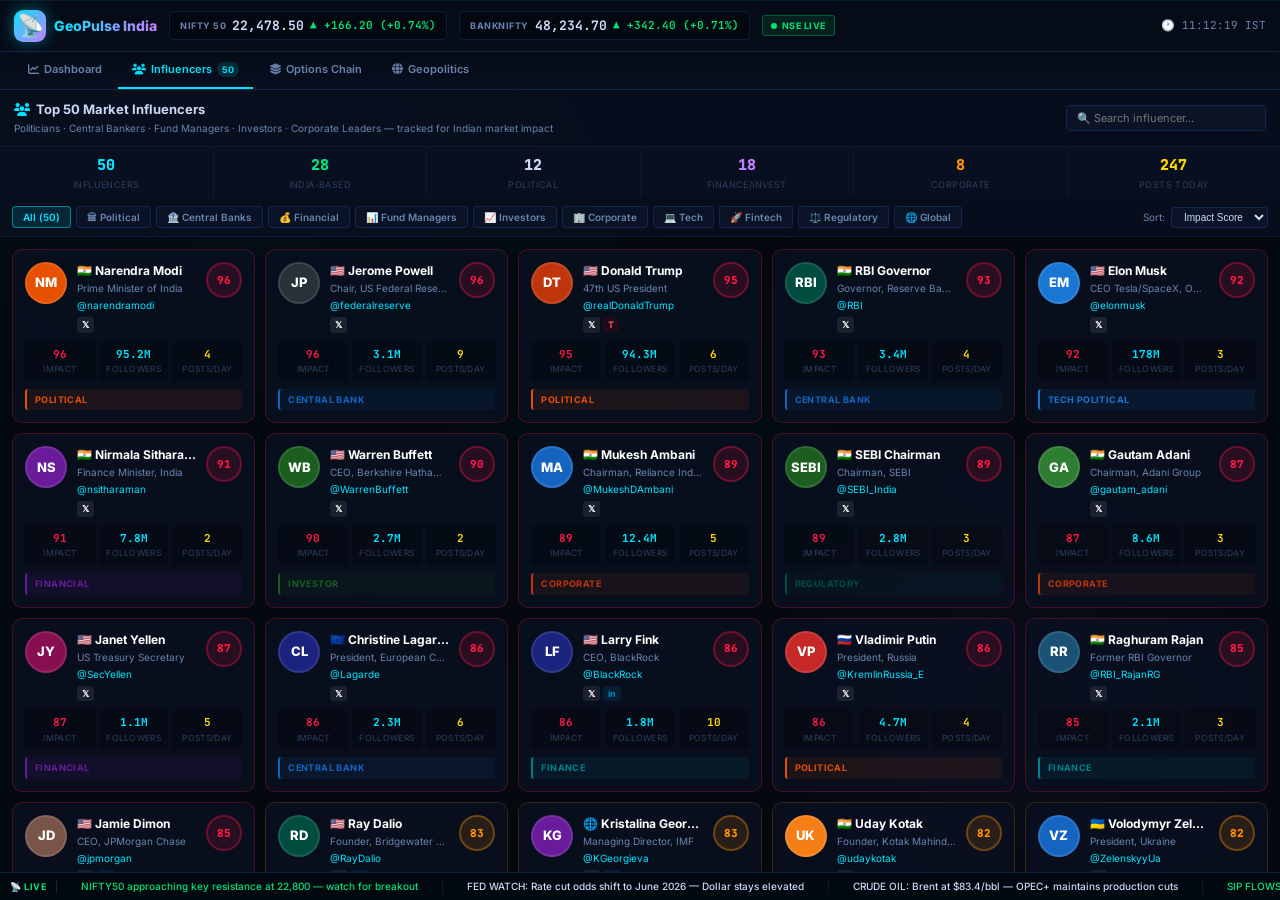
<file: influencers.html>
<!DOCTYPE html>
<html lang="en">
<head>
  <meta charset="UTF-8">
  <meta name="viewport" content="width=device-width, initial-scale=1.0">
  <title>Top 50 Influencers | GeoPulse India</title>
  <link rel="stylesheet" href="style.css">
  <link href="https://fonts.googleapis.com/css2?family=Inter:wght@300;400;500;600;700;800&family=JetBrains+Mono:wght@400;500;600;700&display=swap" rel="stylesheet">
  <link rel="stylesheet" href="https://cdnjs.cloudflare.com/ajax/libs/font-awesome/6.5.1/css/all.min.css">
  <style>
    html,body{margin:0;padding:0;height:100%;overflow:hidden;background:#04080f;font-family:'Inter',sans-serif;color:#ccdaf5}
    #app{display:flex;flex-direction:column;height:100vh;overflow:hidden}
    /* Header */
    #header{height:52px;background:rgba(6,12,24,0.97);border-bottom:1px solid rgba(30,60,120,.5);display:flex;align-items:center;padding:0 14px;gap:12px;flex-shrink:0;z-index:100}
    .logo{display:flex;align-items:center;gap:8px;text-decoration:none;color:#ccdaf5}
    .logo-icon{font-size:22px}
    .logo-name{font-size:14px;font-weight:800;background:linear-gradient(90deg,#00e5ff,#c77dff);-webkit-background-clip:text;-webkit-text-fill-color:transparent}
    .hticker{display:flex;align-items:center;gap:6px;padding:4px 10px;background:rgba(0,0,0,.3);border-radius:4px;border:1px solid rgba(30,60,120,.4)}
    .hticker-lbl{font-size:9px;font-weight:700;text-transform:uppercase;letter-spacing:.5px;color:#6a85b0}
    .hticker-val{font-family:'JetBrains Mono',monospace;font-size:13px;font-weight:700;color:#ccdaf5}
    .hticker-chg{font-family:'JetBrains Mono',monospace;font-size:11px;font-weight:600}
    .hticker-chg.up{color:#00e676}.hticker-chg.dn{color:#ff1744}
    .mkt-badge{padding:3px 8px;border-radius:3px;font-size:9px;font-weight:700;letter-spacing:.5px;display:flex;align-items:center;gap:5px}
    .mkt-open{background:rgba(0,230,118,.1);color:#00e676;border:1px solid rgba(0,230,118,.3)}
    .pulse-dot{width:6px;height:6px;border-radius:50%;background:#00e676;animation:pulse 1.4s ease-in-out infinite}
    @keyframes pulse{0%,100%{opacity:1;transform:scale(1)}50%{opacity:.6;transform:scale(1.3)}}
    .clock{font-family:'JetBrains Mono',monospace;font-size:11px;color:#6a85b0;margin-left:auto}
    /* Navbar */
    #navbar{display:flex;gap:2px;padding:0 14px;background:rgba(8,15,30,.95);border-bottom:1px solid rgba(30,60,120,.5);flex-shrink:0}
    .nav-btn{display:flex;align-items:center;gap:5px;padding:9px 14px;font-size:11px;font-weight:600;color:#6a85b0;text-decoration:none;border-bottom:2px solid transparent;transition:all .2s}
    .nav-btn:hover{color:#ccdaf5}.nav-btn.active{color:#00e5ff;border-bottom-color:#00e5ff}
    .nav-cnt{background:rgba(0,229,255,.15);color:#00e5ff;padding:1px 5px;border-radius:10px;font-size:9px}
    /* Page */
    #pg-inf{display:flex;flex-direction:column;flex:1;overflow:hidden;min-height:0}
    /* Page header */
    .page-hdr{display:flex;align-items:center;justify-content:space-between;padding:10px 14px;background:rgba(8,15,30,.9);border-bottom:1px solid rgba(30,60,120,.3);flex-shrink:0;gap:10px}
    .page-title{font-size:13px;font-weight:700;color:#ccdaf5;display:flex;align-items:center;gap:6px}
    .search-box{padding:5px 10px;background:rgba(12,22,42,.85);border:1px solid rgba(30,60,120,.5);color:#ccdaf5;font-size:11px;border-radius:5px;outline:none;font-family:'Inter',sans-serif;min-width:200px}
    .search-box:focus{border-color:rgba(0,229,255,.5)}
    /* Stats strip */
    .stat-strip{display:grid;grid-template-columns:repeat(6,1fr);gap:1px;background:rgba(30,60,120,.3);flex-shrink:0}
    .ss-cell{background:rgba(8,15,30,.9);padding:7px 12px;text-align:center}
    .ss-v{font-family:'JetBrains Mono',monospace;font-size:15px;font-weight:800;color:#ccdaf5}
    .ss-l{font-size:9px;text-transform:uppercase;color:#2d4060;letter-spacing:.4px;margin-top:1px}
    /* Filter bar */
    .cat-filter-bar{display:flex;gap:5px;flex-wrap:wrap;padding:8px 12px;background:rgba(8,15,30,.9);border-bottom:1px solid rgba(30,60,120,.3);flex-shrink:0;align-items:center}
    .fc{padding:4px 10px;border-radius:4px;border:1px solid rgba(30,60,120,.5);background:rgba(12,22,42,.7);color:#6a85b0;font-size:10px;font-weight:600;cursor:pointer;transition:all .15s}
    .fc:hover{border-color:rgba(0,229,255,.4);color:#ccdaf5}
    .fc.active{background:rgba(0,229,255,.12);border-color:rgba(0,229,255,.5);color:#00e5ff}
    /* Grid */
    .inf-grid{display:grid;grid-template-columns:repeat(auto-fill,minmax(230px,1fr));gap:10px;padding:12px;overflow-y:auto;flex:1;align-content:start;min-height:0}
    /* Cards */
    .inf-card{background:rgba(10,18,35,.7);border:1px solid rgba(255,255,255,.06);border-radius:10px;padding:12px;cursor:pointer;transition:all .2s}
    .inf-card:hover{background:rgba(20,35,65,.9);border-color:rgba(0,220,255,.4);transform:translateY(-2px);box-shadow:0 6px 24px rgba(0,0,0,.5)}
    .inf-avatar{width:42px;height:42px;border-radius:50%;display:flex;align-items:center;justify-content:center;font-size:13px;font-weight:800;color:#fff;flex-shrink:0;border:2px solid rgba(255,255,255,.1)}
    .inf-name{font-size:12px;font-weight:700;color:#fff;white-space:nowrap;overflow:hidden;text-overflow:ellipsis}
    .inf-role{font-size:10px;color:#6a85b0;margin-top:1px;white-space:nowrap;overflow:hidden;text-overflow:ellipsis}
    .inf-plat{display:flex;gap:3px;margin-top:4px}
    .plt-badge{padding:1px 5px;border-radius:3px;font-size:9px;font-weight:700}
    .plt-badge.x{background:rgba(255,255,255,.08);color:#fff}
    .plt-badge.t{background:rgba(255,0,0,.1);color:#ff5555}
    .plt-badge.li{background:rgba(0,119,181,.15);color:#0a85c2}
    .impact-ring{width:36px;height:36px;border-radius:50%;border:2px solid;display:flex;align-items:center;justify-content:center;font-size:11px;font-weight:800;font-family:'JetBrains Mono',monospace;flex-shrink:0}
    .inf-stats{display:grid;grid-template-columns:repeat(3,1fr);gap:4px;margin-top:8px}
    .istt{text-align:center;padding:5px 3px;background:rgba(0,0,0,.25);border-radius:4px}
    .istt-v{font-size:11px;font-weight:700;font-family:'JetBrains Mono',monospace}
    .istt-l{font-size:8.5px;color:#2d4060;text-transform:uppercase;letter-spacing:.3px;margin-top:1px}
    .inf-cat-badge{margin-top:8px;padding:4px 8px;border-radius:3px;border-left:2px solid;font-size:9px;font-weight:700;text-transform:uppercase;letter-spacing:.4px}
    /* Ticker */
    #ticker{height:28px;background:#020810;border-top:1px solid rgba(30,60,120,.5);display:flex;align-items:center;overflow:hidden;flex-shrink:0}
    .ticker-tag{padding:0 10px;font-size:9px;font-weight:700;color:#00e676;flex-shrink:0;border-right:1px solid rgba(30,60,120,.5);letter-spacing:.5px}
    .ticker-wrap{overflow:hidden;flex:1;position:relative}
    .ticker-inner{display:flex;gap:0;white-space:nowrap;animation:tickerScroll 55s linear infinite}
    .tn{padding:0 24px;font-size:10px;font-weight:500;border-right:1px solid rgba(30,60,120,.3)}
    @keyframes tickerScroll{0%{transform:translateX(0)}100%{transform:translateX(-50%)}}
    /* Modal */
    .inf-detail-modal{display:none;position:fixed;inset:0;background:rgba(2,8,16,.88);z-index:9999;align-items:center;justify-content:center}
    .inf-detail-modal.open{display:flex}
    .modal-box{background:rgba(12,22,42,.98);border:1px solid rgba(0,220,255,.3);border-radius:10px;width:520px;max-height:82vh;overflow-y:auto;padding:20px;position:relative;box-shadow:0 20px 60px rgba(0,0,0,.7)}
    .modal-close{position:absolute;top:14px;right:14px;background:transparent;border:none;color:#6a85b0;font-size:18px;cursor:pointer}
    .modal-close:hover{color:#ccdaf5}
    .modal-header{display:flex;align-items:center;gap:14px;margin-bottom:14px}
    .modal-avatar{width:56px;height:56px;border-radius:50%;display:flex;align-items:center;justify-content:center;font-size:20px;font-weight:800;color:#fff;flex-shrink:0}
    .modal-name{font-size:17px;font-weight:800;color:#fff}
    .modal-role{font-size:12px;color:#6a85b0;margin-top:2px}
    .modal-handle{font-size:11px;color:#00e5ff;margin-top:2px}
    .modal-stats{display:grid;grid-template-columns:repeat(4,1fr);gap:6px;margin-bottom:12px}
    .ms-cell{background:rgba(0,0,0,.3);border-radius:5px;padding:8px;text-align:center;border:1px solid rgba(30,60,120,.4)}
    .ms-v{font-family:'JetBrains Mono',monospace;font-size:14px;font-weight:700;color:#ccdaf5}
    .ms-l{font-size:9px;text-transform:uppercase;color:#2d4060;letter-spacing:.3px;margin-top:3px}
    .modal-posts{margin-top:12px}
    .modal-post{padding:10px;background:rgba(0,0,0,.3);border-radius:5px;margin-bottom:8px;font-size:11px;line-height:1.6;color:#ccdaf5;border:1px solid rgba(30,60,120,.3)}
    .modal-post-meta{font-size:10px;color:#6a85b0;margin-top:6px;display:flex;gap:10px}
    /* Live post feed */
    #live-feed{border-top:1px solid rgba(30,60,120,.3);background:rgba(4,8,15,.95);padding:0;flex-shrink:0;max-height:140px;overflow-y:auto;display:none}
    .lf-item{display:flex;gap:8px;padding:7px 14px;border-bottom:1px solid rgba(30,60,120,.15);align-items:flex-start}
    .lf-av{width:26px;height:26px;border-radius:50%;display:flex;align-items:center;justify-content:center;font-size:9px;font-weight:800;color:#fff;flex-shrink:0}
    .lf-body{flex:1;min-width:0}
    .lf-name{font-size:10px;font-weight:700;color:#ccdaf5}
    .lf-txt{font-size:10px;color:#6a85b0;margin-top:1px;white-space:nowrap;overflow:hidden;text-overflow:ellipsis}
    .lf-sent{font-size:9px;font-weight:700;padding:1px 5px;border-radius:2px}
    .lf-sent.bull{background:rgba(0,230,118,.12);color:#00e676}
    .lf-sent.bear{background:rgba(255,23,68,.12);color:#ff1744}
    .lf-sent.neut{background:rgba(255,255,255,.06);color:#6a85b0}
    @keyframes slideIn{from{opacity:0;transform:translateY(-8px)}to{opacity:1;transform:translateY(0)}}
    .lf-new{animation:slideIn .3s ease}
  </style>
</head>
<body>
<div id="app">

  <!-- HEADER -->
  <div id="header">
    <a class="logo" href="index.html">
      <div class="logo-icon">📡</div>
      <span class="logo-name">GeoPulse India</span>
    </a>
    <div class="hticker">
      <span class="hticker-lbl">NIFTY 50</span>
      <span class="hticker-val" id="nifty-val">22,478.50</span>
      <span class="hticker-chg up" id="nifty-chg">▲ +166.20 (+0.74%)</span>
    </div>
    <div class="hticker">
      <span class="hticker-lbl">BANKNIFTY</span>
      <span class="hticker-val" id="bn-val">48,234.70</span>
      <span class="hticker-chg up" id="bn-chg">▲ +342.40 (+0.71%)</span>
    </div>
    <div class="mkt-badge mkt-open"><span class="pulse-dot"></span>NSE LIVE</div>
    <span class="clock" id="clock">🕐 --:--:-- IST</span>
  </div>

  <!-- NAVBAR -->
  <div id="navbar">
    <a class="nav-btn" href="index.html"><i class="fa fa-chart-line"></i> Dashboard</a>
    <a class="nav-btn active" href="influencers.html"><i class="fa fa-users"></i> Influencers <span class="nav-cnt">50</span></a>
    <a class="nav-btn" href="options.html"><i class="fa fa-layer-group"></i> Options Chain</a>
    <a class="nav-btn" href="geopolitics.html"><i class="fa fa-globe"></i> Geopolitics</a>
  </div>

  <!-- PAGE -->
  <div id="pg-inf">

    <!-- Page header -->
    <div class="page-hdr">
      <div>
        <div class="page-title"><i class="fa fa-users" style="color:#00e5ff"></i> Top 50 Market Influencers</div>
        <div style="font-size:10px;color:#6a85b0;margin-top:2px">Politicians · Central Bankers · Fund Managers · Investors · Corporate Leaders — tracked for Indian market impact</div>
      </div>
      <input type="text" class="search-box" id="inf-search" placeholder="🔍 Search influencer..." oninput="filterInfluencers()">
    </div>

    <!-- Stats strip -->
    <div class="stat-strip">
      <div class="ss-cell"><div class="ss-v" style="color:#00e5ff">50</div><div class="ss-l">Influencers</div></div>
      <div class="ss-cell"><div class="ss-v" style="color:#00e676">28</div><div class="ss-l">India-based</div></div>
      <div class="ss-cell"><div class="ss-v">12</div><div class="ss-l">Political</div></div>
      <div class="ss-cell"><div class="ss-v" style="color:#c77dff">18</div><div class="ss-l">Finance/Invest</div></div>
      <div class="ss-cell"><div class="ss-v" style="color:#ff9100">8</div><div class="ss-l">Corporate</div></div>
      <div class="ss-cell"><div class="ss-v" id="live-posts-cnt" style="color:#ffd600">247</div><div class="ss-l">Posts Today</div></div>
    </div>

    <!-- Category filter -->
    <div class="cat-filter-bar">
      <button class="fc active" onclick="setCat('all',this)">All (50)</button>
      <button class="fc" onclick="setCat('political',this)">🏛 Political</button>
      <button class="fc" onclick="setCat('central_bank',this)">🏦 Central Banks</button>
      <button class="fc" onclick="setCat('financial',this)">💰 Financial</button>
      <button class="fc" onclick="setCat('finance',this)">📊 Fund Managers</button>
      <button class="fc" onclick="setCat('investor',this)">📈 Investors</button>
      <button class="fc" onclick="setCat('corporate',this)">🏢 Corporate</button>
      <button class="fc" onclick="setCat('tech',this)">💻 Tech</button>
      <button class="fc" onclick="setCat('fintech',this)">🚀 Fintech</button>
      <button class="fc" onclick="setCat('regulatory',this)">⚖️ Regulatory</button>
      <button class="fc" onclick="setCat('institution',this)">🌐 Global</button>
      <div style="margin-left:auto;display:flex;align-items:center;gap:6px;font-size:10px;color:#6a85b0">
        Sort:
        <select style="background:rgba(12,22,42,.85);border:1px solid rgba(30,60,120,.5);color:#ccdaf5;padding:3px 8px;border-radius:4px;font-size:10px;outline:none" onchange="sortInfluencers(this.value)">
          <option value="impact">Impact Score</option>
          <option value="followers">Followers</option>
          <option value="name">Name A-Z</option>
        </select>
      </div>
    </div>

    <!-- Live feed strip -->
    <div id="live-feed"></div>

    <!-- Grid -->
    <div class="inf-grid" id="inf-grid">
      <div style="grid-column:1/-1;text-align:center;padding:40px;color:#2d4060;font-size:13px">Loading influencers...</div>
    </div>

  </div>

  <!-- Ticker -->
  <div id="ticker">
    <div class="ticker-tag">📡 LIVE</div>
    <div class="ticker-wrap"><div class="ticker-inner" id="ticker-inner"></div></div>
  </div>

</div>

<!-- Modal -->
<div class="inf-detail-modal" id="inf-modal" onclick="if(event.target===this)closeModal()">
  <div class="modal-box">
    <button class="modal-close" onclick="closeModal()">✕</button>
    <div id="modal-content"></div>
  </div>
</div>

<script src="livedata.js"></script>
<script>
/* ── ALL 50 INFLUENCERS DATA (self-contained) ──────── */
const INF_DATA = [
  {id:1, name:"Narendra Modi",        handle:"@narendramodi",     plt:["x"],       cat:"political",    flag:"🇮🇳",role:"Prime Minister of India",              impact:96,avatar:"#e65100",init:"NM", followers:"95.2M"},
  {id:2, name:"Nirmala Sitharaman",   handle:"@nsitharaman",      plt:["x"],       cat:"financial",    flag:"🇮🇳",role:"Finance Minister, India",              impact:91,avatar:"#6a1b9a",init:"NS", followers:"7.8M"},
  {id:3, name:"Mukesh Ambani",        handle:"@MukeshDAmbani",    plt:["x"],       cat:"corporate",    flag:"🇮🇳",role:"Chairman, Reliance Industries",        impact:89,avatar:"#1565c0",init:"MA", followers:"12.4M"},
  {id:4, name:"Gautam Adani",         handle:"@gautam_adani",     plt:["x"],       cat:"corporate",    flag:"🇮🇳",role:"Chairman, Adani Group",                impact:87,avatar:"#2e7d32",init:"GA", followers:"8.6M"},
  {id:5, name:"Jerome Powell",        handle:"@federalreserve",   plt:["x"],       cat:"central_bank", flag:"🇺🇸",role:"Chair, US Federal Reserve",           impact:96,avatar:"#263238",init:"JP", followers:"3.1M"},
  {id:6, name:"Donald Trump",         handle:"@realDonaldTrump",  plt:["x","truth"],cat:"political",   flag:"🇺🇸",role:"47th US President",                   impact:95,avatar:"#bf360c",init:"DT", followers:"94.3M"},
  {id:7, name:"Elon Musk",            handle:"@elonmusk",         plt:["x"],       cat:"tech_political",flag:"🇺🇸",role:"CEO Tesla/SpaceX, Owner X",          impact:92,avatar:"#1976d2",init:"EM", followers:"178M"},
  {id:8, name:"Christine Lagarde",    handle:"@Lagarde",          plt:["x"],       cat:"central_bank", flag:"🇪🇺",role:"President, European Central Bank",    impact:86,avatar:"#1a237e",init:"CL", followers:"2.3M"},
  {id:9, name:"Warren Buffett",       handle:"@WarrenBuffett",    plt:["x"],       cat:"investor",     flag:"🇺🇸",role:"CEO, Berkshire Hathaway",             impact:90,avatar:"#1b5e20",init:"WB", followers:"2.7M"},
  {id:10,name:"Ray Dalio",            handle:"@RayDalio",         plt:["x","li"],  cat:"investor",     flag:"🇺🇸",role:"Founder, Bridgewater Associates",     impact:83,avatar:"#004d40",init:"RD", followers:"1.9M"},
  {id:11,name:"Raghuram Rajan",       handle:"@RBI_RajanRG",      plt:["x"],       cat:"finance",      flag:"🇮🇳",role:"Former RBI Governor",                 impact:85,avatar:"#1a5276",init:"RR", followers:"2.1M"},
  {id:12,name:"Uday Kotak",           handle:"@udaykotak",        plt:["x"],       cat:"finance",      flag:"🇮🇳",role:"Founder, Kotak Mahindra Bank",        impact:82,avatar:"#f57f17",init:"UK", followers:"1.4M"},
  {id:13,name:"Nithin Kamath",        handle:"@Nithin0dha",       plt:["x"],       cat:"fintech",      flag:"🇮🇳",role:"CEO, Zerodha",                        impact:80,avatar:"#6a1b9a",init:"NK", followers:"893K"},
  {id:14,name:"Deepak Shenoy",        handle:"@deepakshenoy",     plt:["x"],       cat:"finance",      flag:"🇮🇳",role:"Founder, Capitalmind",                impact:76,avatar:"#00695c",init:"DS", followers:"654K"},
  {id:15,name:"Basant Maheshwari",    handle:"@BMTheEquityDesk",  plt:["x"],       cat:"investor",     flag:"🇮🇳",role:"Founder, The Equity Desk",           impact:74,avatar:"#e65100",init:"BM", followers:"521K"},
  {id:16,name:"Vijay Kedia",          handle:"@VijayKedia007",    plt:["x"],       cat:"investor",     flag:"🇮🇳",role:"Ace Indian Investor",                 impact:72,avatar:"#0277bd",init:"VK", followers:"412K"},
  {id:17,name:"Saurabh Mukherjea",    handle:"@saurabh_mukherj",  plt:["x"],       cat:"finance",      flag:"🇮🇳",role:"CEO, Marcellus Investment",           impact:74,avatar:"#00838f",init:"SM", followers:"388K"},
  {id:18,name:"Raamdeo Agrawal",      handle:"@RaamdeoMOFSL",     plt:["x"],       cat:"finance",      flag:"🇮🇳",role:"Chairman, Motilal Oswal",             impact:77,avatar:"#d84315",init:"RA", followers:"476K"},
  {id:19,name:"Shankar Sharma",       handle:"@1stglobal_",       plt:["x"],       cat:"finance",      flag:"🇮🇳",role:"Co-founder, First Global",            impact:70,avatar:"#b71c1c",init:"SS", followers:"318K"},
  {id:20,name:"Nilesh Shah",          handle:"@NileshShah68",     plt:["x"],       cat:"finance",      flag:"🇮🇳",role:"MD, Kotak Mutual Fund",               impact:74,avatar:"#4e342e",init:"NS", followers:"356K"},
  {id:21,name:"Larry Fink",           handle:"@BlackRock",        plt:["x","li"],  cat:"finance",      flag:"🇺🇸",role:"CEO, BlackRock",                      impact:86,avatar:"#1a237e",init:"LF", followers:"1.8M"},
  {id:22,name:"Jamie Dimon",          handle:"@jpmorgan",         plt:["x","li"],  cat:"finance",      flag:"🇺🇸",role:"CEO, JPMorgan Chase",                 impact:85,avatar:"#795548",init:"JD", followers:"1.2M"},
  {id:23,name:"Michael Burry",        handle:"@michaeljburry",    plt:["x"],       cat:"investor",     flag:"🇺🇸",role:"CIO, Scion Asset Management",         impact:73,avatar:"#212121",init:"MB", followers:"742K"},
  {id:24,name:"George Soros",         handle:"@georgesoros",      plt:["x"],       cat:"investor",     flag:"🇺🇸",role:"Chairman, Open Society",              impact:78,avatar:"#4a148c",init:"GS", followers:"623K"},
  {id:25,name:"Mohnish Pabrai",       handle:"@MohnishPabrai",    plt:["x"],       cat:"investor",     flag:"🇺🇸",role:"Founder, Pabrai Funds",               impact:71,avatar:"#0b5345",init:"MP", followers:"289K"},
  {id:26,name:"Mohammed Bin Salman",  handle:"@Vision2030",       plt:["x"],       cat:"political",    flag:"🇸🇦",role:"Crown Prince, Saudi Arabia",          impact:81,avatar:"#1b5e20",init:"MBS",followers:"5.2M"},
  {id:27,name:"Vladimir Putin",       handle:"@KremlinRussia_E",  plt:["x"],       cat:"political",    flag:"🇷🇺",role:"President, Russia",                   impact:86,avatar:"#c62828",init:"VP", followers:"4.7M"},
  {id:28,name:"Volodymyr Zelensky",   handle:"@ZelenskyyUa",      plt:["x"],       cat:"political",    flag:"🇺🇦",role:"President, Ukraine",                  impact:82,avatar:"#1565c0",init:"VZ", followers:"8.9M"},
  {id:29,name:"Benjamin Netanyahu",   handle:"@IsraeliPM",        plt:["x"],       cat:"political",    flag:"🇮🇱",role:"Prime Minister, Israel",              impact:79,avatar:"#283593",init:"BN", followers:"3.6M"},
  {id:30,name:"Masayoshi Son",        handle:"@masason",          plt:["x"],       cat:"investor",     flag:"🇯🇵",role:"CEO, SoftBank Group",                 impact:78,avatar:"#c62828",init:"MS", followers:"1.4M"},
  {id:31,name:"Kristalina Georgieva", handle:"@KGeorgieva",       plt:["x","li"],  cat:"institution",  flag:"🌐",role:"Managing Director, IMF",               impact:83,avatar:"#6a1b9a",init:"KG", followers:"876K"},
  {id:32,name:"OPEC Secretary General",handle:"@OPECSecGen",      plt:["x"],       cat:"institution",  flag:"🌐",role:"Secretary-General, OPEC+",             impact:81,avatar:"#e65100",init:"OPEC",followers:"562K"},
  {id:33,name:"Janet Yellen",         handle:"@SecYellen",        plt:["x"],       cat:"financial",    flag:"🇺🇸",role:"US Treasury Secretary",               impact:87,avatar:"#880e4f",init:"JY", followers:"1.1M"},
  {id:34,name:"Sundar Pichai",        handle:"@sundarpichai",     plt:["x"],       cat:"tech",         flag:"🇺🇸",role:"CEO, Alphabet/Google",                impact:76,avatar:"#1565c0",init:"SP", followers:"6.8M"},
  {id:35,name:"Satya Nadella",        handle:"@satyanadella",     plt:["x","li"],  cat:"tech",         flag:"🇺🇸",role:"CEO, Microsoft",                      impact:77,avatar:"#00695c",init:"SN", followers:"5.3M"},
  {id:36,name:"Mark Zuckerberg",      handle:"@zuck",             plt:["x"],       cat:"tech",         flag:"🇺🇸",role:"CEO, Meta",                            impact:75,avatar:"#1976d2",init:"MZ", followers:"12.1M"},
  {id:37,name:"RBI Governor",         handle:"@RBI",              plt:["x"],       cat:"central_bank", flag:"🇮🇳",role:"Governor, Reserve Bank of India",     impact:93,avatar:"#004d40",init:"RBI",followers:"3.4M"},
  {id:38,name:"SEBI Chairman",        handle:"@SEBI_India",       plt:["x"],       cat:"regulatory",   flag:"🇮🇳",role:"Chairman, SEBI",                      impact:89,avatar:"#1b5e20",init:"SEBI",followers:"2.8M"},
  {id:39,name:"N. Chandrasekaran",    handle:"@nchandrasekaran",  plt:["x","li"],  cat:"corporate",    flag:"🇮🇳",role:"Chairman, Tata Sons",                 impact:80,avatar:"#4527a0",init:"NC", followers:"678K"},
  {id:40,name:"Kumar Mangalam Birla", handle:"@AdityaBirla",      plt:["x"],       cat:"corporate",    flag:"🇮🇳",role:"Chairman, Aditya Birla Group",        impact:78,avatar:"#e64a19",init:"KB", followers:"542K"},
  {id:41,name:"Rahul Gandhi",         handle:"@RahulGandhi",      plt:["x"],       cat:"political",    flag:"🇮🇳",role:"Leader of Opposition, India",         impact:73,avatar:"#880e4f",init:"RG", followers:"25.8M"},
  {id:42,name:"Arvind Kejriwal",      handle:"@ArvindKejriwal",   plt:["x"],       cat:"political",    flag:"🇮🇳",role:"AAP National Convenor",               impact:69,avatar:"#0277bd",init:"AK", followers:"23.4M"},
  {id:43,name:"S. Naren",             handle:"@s_naren",          plt:["x"],       cat:"finance",      flag:"🇮🇳",role:"CIO, ICICI Prudential AMC",           impact:73,avatar:"#2e7d32",init:"SN", followers:"298K"},
  {id:44,name:"Kenneth Andrade",      handle:"@KennethAndrade",   plt:["x"],       cat:"finance",      flag:"🇮🇳",role:"Founder, Old Bridge Capital",         impact:70,avatar:"#4e342e",init:"KA", followers:"214K"},
  {id:45,name:"Prashant Jain",        handle:"@PrashantJain3P",   plt:["x"],       cat:"finance",      flag:"🇮🇳",role:"Founder, 3P Investment Managers",     impact:72,avatar:"#37474f",init:"PJ", followers:"187K"},
  {id:46,name:"Klaus Schwab",         handle:"@KlausSchwab",      plt:["x"],       cat:"institution",  flag:"🌐",role:"Founder, World Economic Forum",        impact:71,avatar:"#1a237e",init:"KS", followers:"492K"},
  {id:47,name:"Anand Mahindra",       handle:"@anandmahindra",    plt:["x"],       cat:"corporate",    flag:"🇮🇳",role:"Chairman, Mahindra Group",             impact:79,avatar:"#c62828",init:"AM", followers:"11.2M"},
  {id:48,name:"Porinju Veliyath",     handle:"@porinju",          plt:["x"],       cat:"investor",     flag:"🇮🇳",role:"CEO, Equity Intelligence India",      impact:68,avatar:"#6a1b9a",init:"PV", followers:"184K"},
  {id:49,name:"Ajay Bagga",           handle:"@Ajay_Bagga",       plt:["x"],       cat:"finance",      flag:"🇮🇳",role:"Market Strategist & Expert",          impact:69,avatar:"#2e4057",init:"AB", followers:"156K"},
  {id:50,name:"Ashish Kacholia",      handle:"@AshishKacholia",   plt:["x"],       cat:"investor",     flag:"🇮🇳",role:"Ace Investor, Small-Cap Expert",      impact:67,avatar:"#00695c",init:"AK", followers:"143K"}
];

/* ── SAMPLE POST TEMPLATES ─────────────────────────── */
const POSTS = [
  {txt:"🚨 Fed holds rates — Dollar strengthens. FII pressure on #Nifty. Watch 22,000 support.",sent:"bearish"},
  {txt:"US 10Y yield spikes. FII outflows from EM accelerating. #Nifty50 support at 22,200 📊",sent:"bearish"},
  {txt:"BREAKING: Trump tariffs on imports. India sector watch — IT & Pharma resilient 🇮🇳",sent:"neutral"},
  {txt:"Ceasefire progress. Global risk appetite improving. #FII buying in India expected ✅",sent:"bullish"},
  {txt:"OPEC+ extends cuts. Crude at $83/bbl. Current account deficit concern for India 🛢️",sent:"bearish"},
  {txt:"🇮🇳 RBI rate cut 25bps. Repo at 6.00%. #BankNifty surges on liquidity news 🎉",sent:"bullish"},
  {txt:"India CPI at 4.2% — below target. Rate cut probability rises to 78%. Bullish 📉",sent:"bullish"},
  {txt:"FII net BUY ₹4,800cr today. Rotation into IT & Pharma. #Nifty breakout likely",sent:"bullish"},
  {txt:"GIFT Nifty +0.4% — positive open expected. Key resistance 22,800 | Support 22,200",sent:"bullish"},
  {txt:"SEBI new F&O rules. Weekly expiry rationalization. Option writers: margin hike 🔴",sent:"neutral"},
  {txt:"BlackRock increases India allocation to 3.2%. $800Mn deployed in Indian equities 🌐",sent:"bullish"},
  {txt:"SIP flows hit ₹23,500cr — new record. Retail buying strong 💪 #Nifty supported",sent:"bullish"},
  {txt:"China stimulus $1.4T announced. EM risk-on. India metals & infra to benefit 🟢",sent:"bullish"},
  {txt:"Middle East tensions rising. Crude spikes $5. India CAD under pressure ⚠️",sent:"bearish"},
  {txt:"Budget 2026: ₹11L cr infra push. Capital gains unchanged. Nifty positive 🇮🇳",sent:"bullish"},
];

let currentCat = 'all';
let currentSort = 'impact';
let searchQuery = '';
let postCount = 247;

/* ── RENDER INFLUENCER GRID ─────────────────────────── */
function renderInfluencers() {
  let list = [...INF_DATA];
  if (currentCat !== 'all') list = list.filter(i => i.cat === currentCat || (currentCat === 'tech_political' && i.cat === 'tech_political'));
  if (searchQuery) list = list.filter(i =>
    i.name.toLowerCase().includes(searchQuery) ||
    i.role.toLowerCase().includes(searchQuery) ||
    i.handle.toLowerCase().includes(searchQuery)
  );
  if (currentSort === 'impact') list.sort((a,b) => b.impact - a.impact);
  else if (currentSort === 'followers') list.sort((a,b) => parseFollowers(b.followers) - parseFollowers(a.followers));
  else list.sort((a,b) => a.name.localeCompare(b.name));

  const platLbl = {x:'𝕏', truth:'T', li:'in'};
  const platCls = {x:'x', truth:'t', li:'li'};
  const catColor = {
    political:'#e65100', central_bank:'#1565c0', financial:'#6a1b9a',
    finance:'#00838f', investor:'#1b5e20', corporate:'#bf360c',
    tech:'#1976d2', tech_political:'#1976d2', fintech:'#4a148c',
    regulatory:'#004d40', institution:'#37474f'
  };

  const grid = document.getElementById('inf-grid');
  if (!list.length) {
    grid.innerHTML = '<div style="grid-column:1/-1;text-align:center;padding:40px;color:#2d4060;font-size:13px">No influencers match your filter.</div>';
    return;
  }

  grid.innerHTML = list.map(inf => {
    const pltHtml = inf.plt.map(p => `<span class="plt-badge ${platCls[p]||'x'}">${platLbl[p]||'𝕏'}</span>`).join('');
    const cc = catColor[inf.cat] || '#455a64';
    const impColor = inf.impact >= 85 ? '#ff1744' : inf.impact >= 70 ? '#ff9100' : '#6a85b0';
    const borderGlow = inf.impact >= 85 ? 'rgba(255,23,68,.25)' : inf.impact >= 75 ? 'rgba(255,145,0,.18)' : '';
    const postsToday = Math.floor(Math.random() * 12) + 1;
    return `<div class="inf-card" onclick="openModal(${inf.id})" style="${borderGlow ? 'border-color:' + borderGlow : ''}">
      <div style="display:flex;align-items:flex-start;gap:10px;margin-bottom:8px">
        <div class="inf-avatar" style="background:${inf.avatar}">${inf.init}</div>
        <div style="flex:1;min-width:0">
          <div class="inf-name">${inf.flag} ${inf.name}</div>
          <div class="inf-role">${inf.role}</div>
          <div style="font-size:10px;color:#00e5ff;margin-top:2px;margin-bottom:3px">${inf.handle}</div>
          <div class="inf-plat">${pltHtml}</div>
        </div>
        <div class="impact-ring" style="background:${impColor}20;color:${impColor};border-color:${impColor}55">${inf.impact}</div>
      </div>
      <div class="inf-stats">
        <div class="istt"><div class="istt-v" style="color:${impColor}">${inf.impact}</div><div class="istt-l">Impact</div></div>
        <div class="istt"><div class="istt-v" style="color:#00e5ff">${inf.followers}</div><div class="istt-l">Followers</div></div>
        <div class="istt"><div class="istt-v" style="color:#ffd600">${postsToday}</div><div class="istt-l">Posts/Day</div></div>
      </div>
      <div class="inf-cat-badge" style="background:${cc}18;border-color:${cc};color:${cc}">${inf.cat.replace(/_/g,' ')}</div>
    </div>`;
  }).join('');
}

function parseFollowers(f) {
  if (f.includes('M')) return parseFloat(f) * 1e6;
  if (f.includes('K')) return parseFloat(f) * 1e3;
  return parseFloat(f) || 0;
}

function setCat(cat, btn) {
  currentCat = cat;
  document.querySelectorAll('.fc').forEach(b => b.classList.remove('active'));
  btn.classList.add('active');
  renderInfluencers();
}

function sortInfluencers(val) {
  currentSort = val;
  renderInfluencers();
}

function filterInfluencers() {
  searchQuery = document.getElementById('inf-search').value.toLowerCase();
  renderInfluencers();
}

/* ── OPEN INFLUENCER MODAL ──────────────────────────── */
function openModal(id) {
  const inf = INF_DATA.find(i => i.id === id);
  if (!inf) return;
  const plat = {x:'𝕏 Twitter/X', truth:'Truth Social', li:'LinkedIn'};
  const platCls = {x:'x', truth:'t', li:'li'};
  const pltHtml = inf.plt.map(p => `<span class="plt-badge ${platCls[p]||'x'}" style="padding:3px 9px;font-size:10px">${plat[p]||'𝕏'}</span>`).join(' ');
  const impColor = inf.impact >= 85 ? '#ff1744' : inf.impact >= 70 ? '#ff9100' : '#6a85b0';
  const sentCol = {bullish:'#00e676', bearish:'#ff1744', neutral:'#6a85b0'};

  const posts = Array.from({length:4}, (_,i) => {
    const tmpl = POSTS[Math.floor(Math.random() * POSTS.length)];
    return {txt: tmpl.txt, sent: tmpl.sent, ts: Date.now() - i * 3600000 * (Math.random() * 6 + 1)};
  });

  document.getElementById('modal-content').innerHTML = `
    <div class="modal-header">
      <div class="modal-avatar" style="background:${inf.avatar}">${inf.init}</div>
      <div>
        <div class="modal-name">${inf.flag} ${inf.name}</div>
        <div class="modal-role">${inf.role}</div>
        <div class="modal-handle">${inf.handle}</div>
        <div style="margin-top:6px">${pltHtml}</div>
      </div>
    </div>
    <div class="modal-stats">
      <div class="ms-cell"><div class="ms-v" style="color:${impColor}">${inf.impact}/100</div><div class="ms-l">Market Impact</div></div>
      <div class="ms-cell"><div class="ms-v" style="color:#00e5ff">${inf.followers}</div><div class="ms-l">Followers</div></div>
      <div class="ms-cell"><div class="ms-v" style="color:#ffd600">${Math.round(Math.random()*15+5)}</div><div class="ms-l">Posts Today</div></div>
      <div class="ms-cell"><div class="ms-v" style="color:#00e676">${Math.round(Math.random()*30+60)}%</div><div class="ms-l">Bullish Score</div></div>
    </div>
    <div style="background:rgba(0,0,0,.25);border-radius:5px;padding:8px 12px;margin-bottom:12px;font-size:10px;color:#6a85b0;line-height:1.6;border:1px solid rgba(30,60,120,.3)">
      <strong style="color:#ccdaf5">Category:</strong> ${inf.cat.replace(/_/g,' ').toUpperCase()} &nbsp;|&nbsp;
      <strong style="color:#ccdaf5">Country:</strong> ${inf.flag} &nbsp;|&nbsp;
      <strong style="color:#ccdaf5">Tracked on:</strong> ${inf.plt.join(', ')}
    </div>
    <div class="modal-posts">
      <div style="font-size:10px;font-weight:700;text-transform:uppercase;letter-spacing:.5px;color:#2d4060;margin-bottom:8px">AI-ANALYZED RECENT POSTS</div>
      ${posts.map(p=>`<div class="modal-post">
        ${p.txt.replace(/#(\w+)/g,'<span style="color:#00e5ff">#$1</span>')}
        <div class="modal-post-meta">
          <span style="color:${sentCol[p.sent]||'#6a85b0'}">● ${p.sent.toUpperCase()}</span>
          <span>${new Date(p.ts).toLocaleTimeString('en-IN',{timeZone:'Asia/Kolkata',hour:'2-digit',minute:'2-digit'})}</span>
          <span>♥ ${Math.round(Math.random()*5000+200).toLocaleString()}</span>
          <span>↺ ${Math.round(Math.random()*1000+50).toLocaleString()}</span>
        </div>
      </div>`).join('')}
    </div>`;
  document.getElementById('inf-modal').classList.add('open');
}

function closeModal() {
  document.getElementById('inf-modal').classList.remove('open');
}

/* ── CLOCK ──────────────────────────────────────────── */
function updateClock() {
  const now = new Date();
  const ist = now.toLocaleTimeString('en-IN', {timeZone:'Asia/Kolkata',hour:'2-digit',minute:'2-digit',second:'2-digit',hour12:false});
  const el = document.getElementById('clock');
  if (el) el.textContent = '🕐 ' + ist + ' IST';
}

/* ── SIMULATED LIVE PRICES ──────────────────────────── */
let niftyPrice = 22478.50;
let niftyBase = 22312.30;
let bnPrice = 48234.70;
let bnBase = 47892.30;

function updatePrices() {
  niftyPrice += (Math.random() - 0.495) * 18;
  bnPrice += (Math.random() - 0.495) * 38;

  const nDiff = niftyPrice - niftyBase;
  const nPct = (nDiff / niftyBase * 100);
  const bDiff = bnPrice - bnBase;
  const bPct = (bDiff / bnBase * 100);

  const nv = document.getElementById('nifty-val');
  const nc = document.getElementById('nifty-chg');
  const bv = document.getElementById('bn-val');
  const bc = document.getElementById('bn-chg');

  if (nv) {
    nv.textContent = niftyPrice.toFixed(2);
    nv.style.transition = 'color .3s';
    nv.style.color = nDiff >= 0 ? '#00e676' : '#ff1744';
    setTimeout(() => { nv.style.color = ''; }, 500);
  }
  if (nc) {
    nc.textContent = (nDiff >= 0 ? '▲ +' : '▼ ') + nDiff.toFixed(2) + ' (' + (nPct >= 0 ? '+' : '') + nPct.toFixed(2) + '%)';
    nc.className = 'hticker-chg ' + (nDiff >= 0 ? 'up' : 'dn');
  }
  if (bv) {
    bv.textContent = bnPrice.toFixed(2);
    bv.style.transition = 'color .3s';
    bv.style.color = bDiff >= 0 ? '#00e676' : '#ff1744';
    setTimeout(() => { bv.style.color = ''; }, 500);
  }
  if (bc) {
    bc.textContent = (bDiff >= 0 ? '▲ +' : '▼ ') + bDiff.toFixed(2) + ' (' + (bPct >= 0 ? '+' : '') + bPct.toFixed(2) + '%)';
    bc.className = 'hticker-chg ' + (bDiff >= 0 ? 'up' : 'dn');
  }
}

/* ── LIVE POST FEED ─────────────────────────────────── */
function addLivePost() {
  const inf = INF_DATA[Math.floor(Math.random() * INF_DATA.length)];
  const post = POSTS[Math.floor(Math.random() * POSTS.length)];
  const sentCls = post.sent === 'bullish' ? 'bull' : post.sent === 'bearish' ? 'bear' : 'neut';
  const feed = document.getElementById('live-feed');
  if (!feed) return;
  feed.style.display = 'block';

  const div = document.createElement('div');
  div.className = 'lf-item lf-new';
  div.innerHTML = `
    <div class="lf-av" style="background:${inf.avatar}">${inf.init}</div>
    <div class="lf-body">
      <div style="display:flex;align-items:center;gap:6px">
        <span class="lf-name">${inf.flag} ${inf.name}</span>
        <span class="lf-sent ${sentCls}">${post.sent.toUpperCase()}</span>
        <span style="font-size:9px;color:#2d4060;margin-left:auto">${new Date().toLocaleTimeString('en-IN',{timeZone:'Asia/Kolkata',hour:'2-digit',minute:'2-digit'})}</span>
      </div>
      <div class="lf-txt">${post.txt}</div>
    </div>`;
  feed.insertBefore(div, feed.firstChild);

  // Keep only 5 latest posts in feed
  while (feed.children.length > 5) feed.lastChild.remove();

  postCount += Math.ceil(Math.random() * 2);
  const pcEl = document.getElementById('live-posts-cnt');
  if (pcEl) pcEl.textContent = postCount;
}

/* ── TICKER ─────────────────────────────────────────── */
const TICKER_ITEMS = [
  {txt:'NIFTY50 approaching key resistance at 22,800 — watch for breakout',type:'bullish'},
  {txt:'FED WATCH: Rate cut odds shift to June 2026 — Dollar stays elevated',type:'neutral'},
  {txt:'CRUDE OIL: Brent at $83.4/bbl — OPEC+ maintains production cuts',type:'neutral'},
  {txt:'SIP FLOWS: March SIP collections hit ₹23,800cr — new all-time record',type:'bullish'},
  {txt:'TRUMP TARIFFS: 25% on steel & aluminium — India negotiating exemption',type:'bearish'},
  {txt:'MSCI REBALANCING: India weight increased to 2.9% — passive inflows expected',type:'bullish'},
  {txt:'RBI: Forex reserves at $648Bn — comfortable buffer to defend INR',type:'bullish'},
  {txt:'CHINA STIMULUS: $1.4T package announced — EM risk-appetite improves',type:'bullish'},
  {txt:'SEBI: Weekly expiry rationalization — single weekly expiry from April',type:'neutral'},
  {txt:'FII: Net bought ₹3,200cr this week — DII support adds ₹1,800cr',type:'bullish'},
];

function initTicker() {
  const inner = document.getElementById('ticker-inner');
  if (!inner) return;
  const items = [...TICKER_ITEMS, ...TICKER_ITEMS];
  inner.innerHTML = items.map(t => `<span class="tn" style="color:${t.type==='bullish'?'#00e676':t.type==='bearish'?'#ff1744':'#ccdaf5'}">${t.txt}</span>`).join('');
}

/* ── LIVEAPI HOOKS ──────────────────────────────────── */
// Called by livedata.js when real prices arrive
window._liveUpdatePrices = function(prices) {
  const n  = prices.nifty50;
  const bn = prices.banknifty;
  if (!n && !bn) return;
  if (n)  { niftyPrice = n.price; niftyBase  = n.prev || niftyBase; }
  if (bn) { bnPrice    = bn.price; bnBase     = bn.prev || bnBase; }
  updatePrices(); // re-render header with real values
  // Show "LIVE" label
  const badge = document.querySelector('.mkt-badge');
  if (badge) { badge.innerHTML = '<span class="pulse-dot"></span>NSE LIVE'; badge.style.color = ''; }
};

// Called by livedata.js when real news arrives
window._liveUpdateNews = function(newsItems) {
  if (!newsItems || !newsItems.length) return;
  const feed = document.getElementById('live-feed');
  if (!feed) return;
  feed.style.display = 'block';

  newsItems.slice(0, 8).forEach(function(item) {
    const sent    = item.sentiment || 'neutral';
    const sentCls = sent === 'bullish' ? 'bull' : sent === 'bearish' ? 'bear' : 'neut';
    // Find matching influencer
    const infId = item.influencerId;
    const inf   = infId ? INF_DATA.find(i => i.id === infId) : null;
    const avBg  = inf ? inf.avatar : '#1565c0';
    const avInit= inf ? inf.init   : (item.source || 'NW').slice(0,2).toUpperCase();
    const name  = inf ? inf.flag + ' ' + inf.name : '📰 ' + (item.source || 'Market News');
    const timeStr = item.time ? item.time.toLocaleTimeString('en-IN',{timeZone:'Asia/Kolkata',hour:'2-digit',minute:'2-digit'}) : '--:--';

    const div = document.createElement('div');
    div.className = 'lf-item lf-new';
    div.innerHTML = `
      <div class="lf-av" style="background:${avBg}">${avInit}</div>
      <div class="lf-body">
        <div style="display:flex;align-items:center;gap:6px;flex-wrap:wrap">
          <span class="lf-name">${name}</span>
          <span class="lf-sent ${sentCls}">${sent.toUpperCase()}</span>
          <span style="font-size:9px;color:#2d4060;margin-left:auto">${timeStr}</span>
        </div>
        <div class="lf-txt">${item.title || ''}</div>
      </div>`;
    if (item.url) div.style.cursor = 'pointer', div.onclick = () => window.open(item.url, '_blank');
    feed.insertBefore(div, feed.firstChild);
  });

  while (feed.children.length > 12) feed.lastChild.remove();

  postCount += newsItems.length;
  const pcEl = document.getElementById('live-posts-cnt');
  if (pcEl) pcEl.textContent = postCount;

  // Update ticker with real headlines
  const inner = document.getElementById('ticker-inner');
  if (inner) {
    const headlines = newsItems.slice(0, 14);
    inner.innerHTML = [...headlines, ...headlines].map(n =>
      `<span class="tn" style="color:${n.sentiment==='bullish'?'#00e676':n.sentiment==='bearish'?'#ff1744':'#ccdaf5'}">${n.title}</span>`
    ).join('');
  }
};

/* ── BOOTSTRAP ──────────────────────────────────────── */
document.addEventListener('DOMContentLoaded', function() {
  renderInfluencers();
  updateClock();
  initTicker();
  setInterval(updateClock, 1000);
  setInterval(updatePrices, 2500);          // simulation fallback
  setInterval(addLivePost, 10000);           // simulated posts fallback

  // LiveAPI starts automatically from livedata.js DOMContentLoaded
  // It will call _liveUpdatePrices and _liveUpdateNews when data arrives
});
</script>
</body>
</html>
</file>
<file: style.css>
@import url('https://fonts.googleapis.com/css2?family=Inter:wght@300;400;500;600;700;800;900&family=JetBrains+Mono:wght@400;500;600;700&display=swap');

*,*::before,*::after{box-sizing:border-box;margin:0;padding:0}

:root{
  --bg-base:#04080f;
  --bg-primary:#060c18;
  --bg-secondary:#08111f;
  --bg-card:rgba(12,22,42,0.85);
  --bg-glass:rgba(10,18,35,0.7);
  --bg-hover:rgba(20,35,65,0.9);
  --border:rgba(30,60,120,0.5);
  --border-dim:rgba(20,50,100,0.3);
  --border-glow:rgba(0,220,255,0.4);
  --border-glass:rgba(255,255,255,0.06);
  --cyan:#00e5ff;
  --cyan-dim:rgba(0,229,255,0.12);
  --cyan-glow:rgba(0,229,255,0.3);
  --green:#00e676;
  --green-dim:rgba(0,230,118,0.12);
  --green-glow:rgba(0,230,118,0.35);
  --red:#ff1744;
  --red-dim:rgba(255,23,68,0.12);
  --red-glow:rgba(255,23,68,0.35);
  --orange:#ff9100;
  --orange-dim:rgba(255,145,0,0.12);
  --purple:#c77dff;
  --purple-dim:rgba(199,125,255,0.12);
  --purple-glow:rgba(199,125,255,0.3);
  --yellow:#ffd740;
  --gold:#ffab40;
  --text:#ccdaf5;
  --text2:#6a85b0;
  --text3:#2d4060;
  --mono:'JetBrains Mono',monospace;
  --sans:'Inter',sans-serif;
  --r:8px;
  --r-lg:12px;
  --r-xl:16px;
  --shadow-card:0 4px 24px rgba(0,0,0,0.5),0 1px 0 rgba(255,255,255,0.04) inset;
  --shadow-glow-cyan:0 0 20px rgba(0,229,255,0.2),0 0 60px rgba(0,229,255,0.1);
  --shadow-glow-green:0 0 20px rgba(0,230,118,0.2),0 0 60px rgba(0,230,118,0.1);
  --shadow-glow-red:0 0 20px rgba(255,23,68,0.2),0 0 60px rgba(255,23,68,0.1);
}

html,body{height:100%;overflow:hidden;background:var(--bg-base);color:var(--text);font-family:var(--sans);font-size:12px;line-height:1.5}

/* Subtle animated gradient background */
body::before{
  content:'';position:fixed;inset:0;
  background:radial-gradient(ellipse 60% 50% at 20% 20%,rgba(0,200,255,0.04) 0%,transparent 60%),
             radial-gradient(ellipse 40% 60% at 80% 80%,rgba(199,125,255,0.04) 0%,transparent 60%),
             radial-gradient(ellipse 50% 40% at 50% 50%,rgba(0,230,118,0.02) 0%,transparent 70%);
  pointer-events:none;z-index:0;
}

::-webkit-scrollbar{width:3px;height:3px}
::-webkit-scrollbar-track{background:transparent}
::-webkit-scrollbar-thumb{background:rgba(0,200,255,0.25);border-radius:3px}

/* ── LAYOUT ─────────────────────────────────────── */
#app{display:flex;flex-direction:column;height:100%;position:relative;z-index:1}

/* ── HEADER ─────────────────────────────────────── */
#header{
  height:56px;background:rgba(6,12,24,0.95);
  border-bottom:1px solid rgba(0,220,255,0.1);
  display:flex;align-items:center;padding:0 16px;gap:12px;flex-shrink:0;z-index:200;
  backdrop-filter:blur(20px);
  box-shadow:0 2px 20px rgba(0,0,0,0.5),0 1px 0 rgba(0,220,255,0.08) inset;
}
.logo{display:flex;align-items:center;gap:10px;text-decoration:none;flex-shrink:0}
.logo-icon{
  width:32px;height:32px;border-radius:9px;
  background:linear-gradient(135deg,var(--cyan),var(--purple));
  display:flex;align-items:center;justify-content:center;font-size:15px;
  box-shadow:0 0 16px rgba(0,229,255,0.4);
}
.logo-text{font-size:15px;font-weight:800;letter-spacing:-0.3px;
  background:linear-gradient(90deg,var(--cyan),var(--purple));
  -webkit-background-clip:text;-webkit-text-fill-color:transparent}
.logo-sub{font-size:9px;color:var(--text2);font-weight:500;letter-spacing:1.5px;text-transform:uppercase;margin-top:-2px}

/* Index Tab Bar */
#index-tabs{display:flex;gap:3px;flex:1;overflow-x:auto;scrollbar-width:none}
#index-tabs::-webkit-scrollbar{display:none}
.idx-tab{
  padding:5px 11px;border-radius:6px;cursor:pointer;white-space:nowrap;font-weight:600;
  font-size:10.5px;transition:all 0.2s;border:1px solid transparent;letter-spacing:0.2px;
  font-family:var(--mono);display:flex;align-items:center;gap:5px;flex-shrink:0;
  color:var(--text2);background:transparent;
}
.idx-tab:hover{background:rgba(0,229,255,0.06);color:var(--text);border-color:var(--border)}
.idx-tab.active{
  background:linear-gradient(135deg,rgba(0,229,255,0.15),rgba(199,125,255,0.1));
  border-color:rgba(0,229,255,0.4);color:#fff;
  box-shadow:0 0 12px rgba(0,229,255,0.2),0 0 1px rgba(0,229,255,0.6) inset;
}
.idx-tab .tab-chg{font-size:9px;opacity:0.8}
.idx-tab .tab-chg.up{color:var(--green)}
.idx-tab .tab-chg.dn{color:var(--red)}

.hdr-actions{display:flex;align-items:center;gap:8px;flex-shrink:0}
.hdr-btn{
  padding:5px 12px;border-radius:6px;border:1px solid var(--border);background:var(--bg-glass);
  color:var(--text);cursor:pointer;font-size:11px;font-family:var(--sans);font-weight:500;
  transition:all 0.2s;display:flex;align-items:center;gap:5px;
}
.hdr-btn:hover{background:rgba(0,229,255,0.08);border-color:rgba(0,229,255,0.3);color:#fff}
.hdr-btn.active{background:rgba(0,229,255,0.12);border-color:rgba(0,229,255,0.5);color:var(--cyan)}
.hdr-btn.danger{border-color:rgba(255,23,68,0.3);color:var(--red)}
.hdr-btn.success{border-color:rgba(0,230,118,0.3);color:var(--green)}

/* Live dot */
.live-dot{width:7px;height:7px;border-radius:50%;background:var(--green);flex-shrink:0;
  box-shadow:0 0 0 0 rgba(0,230,118,0.6);animation:livePulse 1.5s infinite}
@keyframes livePulse{0%{box-shadow:0 0 0 0 rgba(0,230,118,0.6)}70%{box-shadow:0 0 0 5px rgba(0,230,118,0)}100%{box-shadow:0 0 0 0 rgba(0,230,118,0)}}

/* ── TICKER TAPE ─────────────────────────────────── */
#ticker-bar{
  height:28px;background:rgba(4,8,15,0.95);border-bottom:1px solid var(--border);
  overflow:hidden;flex-shrink:0;position:relative;z-index:100;
}
#ticker-bar::before,#ticker-bar::after{
  content:'';position:absolute;top:0;bottom:0;width:60px;z-index:2;pointer-events:none;
}
#ticker-bar::before{left:0;background:linear-gradient(90deg,var(--bg-base),transparent)}
#ticker-bar::after{right:0;background:linear-gradient(-90deg,var(--bg-base),transparent)}
.ticker-track{display:flex;align-items:center;height:100%;gap:0;animation:tickerScroll 60s linear infinite}
@keyframes tickerScroll{from{transform:translateX(0)}to{transform:translateX(-50%)}}
.tick-item{
  display:flex;align-items:center;gap:6px;padding:0 16px;white-space:nowrap;height:100%;
  border-right:1px solid var(--border-dim);font-size:10.5px;font-family:var(--mono);
}
.tick-name{color:var(--text2);font-weight:600}
.tick-val{color:var(--text);font-weight:600}
.tick-chg.up{color:var(--green);font-size:10px}
.tick-chg.dn{color:var(--red);font-size:10px}
.tick-sep{color:var(--text3);margin:0 2px}

/* ── MAIN BODY ───────────────────────────────────── */
#main{display:flex;flex:1;overflow:hidden;gap:0}

/* ── LEFT PANEL ──────────────────────────────────── */
#left-panel{
  width:290px;flex-shrink:0;background:rgba(6,12,22,0.6);
  border-right:1px solid var(--border);display:flex;flex-direction:column;overflow:hidden;
}
.panel-header{
  padding:10px 12px 8px;border-bottom:1px solid var(--border);
  display:flex;align-items:center;gap:6px;flex-shrink:0;
}
.panel-title{font-size:11px;font-weight:700;letter-spacing:0.5px;text-transform:uppercase;color:var(--text);flex:1}
.panel-badge{
  padding:2px 7px;border-radius:20px;font-size:9.5px;font-weight:600;
  background:var(--green-dim);color:var(--green);border:1px solid rgba(0,230,118,0.2);
}
.panel-badge.warn{background:var(--orange-dim);color:var(--orange);border-color:rgba(255,145,0,0.2)}

/* Social feed */
#feed-list{flex:1;overflow-y:auto;padding:6px}
.feed-post{
  background:var(--bg-glass);border:1px solid var(--border-glass);
  border-radius:var(--r-lg);padding:10px;margin-bottom:6px;
  transition:all 0.2s;cursor:pointer;backdrop-filter:blur(8px);
  animation:feedSlide 0.4s ease;
}
@keyframes feedSlide{from{opacity:0;transform:translateY(-8px)}to{opacity:1;transform:translateY(0)}}
.feed-post:hover{background:var(--bg-hover);border-color:var(--border-glow);
  box-shadow:0 4px 16px rgba(0,0,0,0.4),0 0 0 1px rgba(0,229,255,0.1)}
.post-top{display:flex;align-items:center;gap:8px;margin-bottom:7px}
.post-avatar{
  width:30px;height:30px;border-radius:50%;display:flex;align-items:center;justify-content:center;
  font-size:11px;font-weight:700;flex-shrink:0;border:1.5px solid rgba(255,255,255,0.1);
}
.post-meta{flex:1;min-width:0}
.post-name{font-size:11px;font-weight:700;color:#fff;white-space:nowrap;overflow:hidden;text-overflow:ellipsis}
.post-handle{font-size:10px;color:var(--text2)}
.post-platform{font-size:9.5px;padding:1px 6px;border-radius:3px;font-weight:600;flex-shrink:0}
.plt-tw{background:rgba(29,161,242,0.15);color:#1da1f2;border:1px solid rgba(29,161,242,0.2)}
.plt-li{background:rgba(0,119,181,0.15);color:#0077b5;border:1px solid rgba(0,119,181,0.2)}
.plt-yt{background:rgba(255,0,0,0.12);color:#ff4444;border:1px solid rgba(255,0,0,0.2)}
.plt-tg{background:rgba(0,136,204,0.15);color:#0088cc;border:1px solid rgba(0,136,204,0.2)}
.post-text{font-size:11.5px;color:var(--text);line-height:1.55;margin-bottom:8px}
.post-bottom{display:flex;align-items:center;gap:6px}
.post-time{font-size:9.5px;color:var(--text3);flex:1}
.post-impact{
  font-size:9.5px;font-weight:700;padding:2px 8px;border-radius:4px;
}
.imp-bull{background:var(--green-dim);color:var(--green);border:1px solid rgba(0,230,118,0.2)}
.imp-bear{background:var(--red-dim);color:var(--red);border:1px solid rgba(255,23,68,0.2)}
.imp-neut{background:rgba(106,133,176,0.1);color:var(--text2);border:1px solid var(--border)}
.post-ai{font-size:10px;color:var(--cyan);opacity:0.7}

/* ── CENTER PANEL ────────────────────────────────── */
#center-panel{flex:1;display:flex;flex-direction:column;overflow:hidden;min-width:0}

/* Index Hero Strip */
#index-hero{
  padding:10px 14px;background:rgba(6,12,22,0.8);
  border-bottom:1px solid var(--border);flex-shrink:0;
  display:flex;align-items:center;gap:14px;
}
.hero-price-wrap{display:flex;align-items:baseline;gap:8px}
.hero-index-name{font-size:11px;font-weight:700;text-transform:uppercase;letter-spacing:1px;color:var(--text2)}
.hero-price{font-size:28px;font-weight:800;font-family:var(--mono);color:#fff;letter-spacing:-1px;line-height:1}
.hero-chg{font-size:13px;font-weight:700;font-family:var(--mono)}
.hero-chg.up{color:var(--green)}
.hero-chg.dn{color:var(--red)}
.hero-stats{display:flex;gap:12px;flex:1}
.hero-stat{display:flex;flex-direction:column;align-items:center}
.hero-stat-label{font-size:9px;color:var(--text3);text-transform:uppercase;letter-spacing:0.8px}
.hero-stat-val{font-size:11.5px;font-weight:600;font-family:var(--mono);color:var(--text)}

/* Expiry Countdown */
#expiry-countdown{
  display:flex;align-items:center;gap:8px;padding:6px 12px;
  background:linear-gradient(90deg,rgba(199,125,255,0.08),rgba(0,229,255,0.08));
  border:1px solid rgba(199,125,255,0.2);border-radius:8px;flex-shrink:0;
}
.exp-label{font-size:9.5px;color:var(--text2);font-weight:600;text-transform:uppercase;letter-spacing:0.8px}
.exp-timer{display:flex;gap:4px;align-items:center}
.exp-unit{
  display:flex;flex-direction:column;align-items:center;
  background:rgba(0,0,0,0.3);border-radius:5px;padding:3px 7px;min-width:32px;
  border:1px solid var(--border);
}
.exp-num{font-size:14px;font-weight:700;font-family:var(--mono);color:var(--purple);line-height:1}
.exp-lbl{font-size:8px;color:var(--text3);text-transform:uppercase;letter-spacing:0.5px}
.exp-sep{font-size:14px;font-weight:700;color:var(--text3);margin-bottom:2px}

/* Chart */
#chart-wrap{flex:1;position:relative;min-height:0}
#chart{width:100%;height:100%}
.chart-overlay-label{
  position:absolute;top:8px;left:10px;font-size:9px;color:var(--text2);
  background:rgba(0,0,0,0.6);padding:3px 7px;border-radius:4px;backdrop-filter:blur(4px);
  pointer-events:none;z-index:10;
}

/* ── SIGNAL PANEL ────────────────────────────────── */
#signals{
  flex-shrink:0;background:rgba(6,12,22,0.9);
  border-top:1px solid var(--border);
  padding:10px 12px;backdrop-filter:blur(10px);
  transition:background 0.8s ease,box-shadow 0.8s ease;
}
#signals.bull-active{
  background:rgba(0,80,30,0.25);
  box-shadow:0 -2px 20px rgba(0,230,118,0.15) inset;
  border-top-color:rgba(0,230,118,0.3);
}
#signals.bear-active{
  background:rgba(80,0,20,0.25);
  box-shadow:0 -2px 20px rgba(255,23,68,0.15) inset;
  border-top-color:rgba(255,23,68,0.3);
}

.signals-top-row{display:flex;align-items:center;gap:10px;margin-bottom:8px}
.sig-title{font-size:10px;font-weight:700;text-transform:uppercase;letter-spacing:0.8px;color:var(--text2)}

/* Main signal badge */
.sig-badge{
  padding:4px 14px;border-radius:20px;font-size:13px;font-weight:800;
  letter-spacing:0.5px;border:1.5px solid;transition:all 0.4s;font-family:var(--mono);
}
.sig-badge.BUY{
  background:var(--green-dim);color:var(--green);border-color:rgba(0,230,118,0.4);
}
.sig-badge.SELL{
  background:var(--red-dim);color:var(--red);border-color:rgba(255,23,68,0.4);
}
.sig-badge.HOLD{
  background:rgba(106,133,176,0.1);color:var(--text2);border-color:var(--border);
}
.sig-badge.sig-strong.BUY{animation:sigGlowBuy 1.2s ease-in-out infinite}
.sig-badge.sig-strong.SELL{animation:sigGlowSell 1.2s ease-in-out infinite}
@keyframes sigGlowBuy{0%,100%{box-shadow:0 0 8px rgba(0,230,118,0.4),0 0 0 0 rgba(0,230,118,0.3)}50%{box-shadow:0 0 20px rgba(0,230,118,0.8),0 0 8px rgba(0,230,118,0.4);transform:scale(1.04)}}
@keyframes sigGlowSell{0%,100%{box-shadow:0 0 8px rgba(255,23,68,0.4)}50%{box-shadow:0 0 20px rgba(255,23,68,0.8);transform:scale(1.04)}}

/* Strength bar */
.str-bar-wrap{display:flex;gap:2px;align-items:center}
.str-seg{width:14px;height:8px;border-radius:2px;background:var(--border);transition:all 0.4s}
.str-seg.lit-bull{background:var(--green);box-shadow:0 0 4px rgba(0,230,118,0.5)}
.str-seg.lit-bear{background:var(--red);box-shadow:0 0 4px rgba(255,23,68,0.5)}

/* Confidence */
.conf-badge{font-size:10px;font-weight:600;font-family:var(--mono);
  padding:2px 8px;border-radius:4px;background:var(--cyan-dim);color:var(--cyan);
  border:1px solid rgba(0,229,255,0.2)}

/* Indicator strip */
.indicator-cards-strip{display:flex;gap:5px;flex-wrap:wrap;margin-bottom:8px}
.ind-card{
  background:var(--bg-glass);border:1px solid var(--border-glass);
  border-radius:6px;padding:5px 8px;display:flex;flex-direction:column;align-items:center;
  min-width:58px;flex:1;backdrop-filter:blur(4px);transition:all 0.3s;
}
.ind-card.bull{border-color:rgba(0,230,118,0.25);background:rgba(0,80,30,0.15)}
.ind-card.bear{border-color:rgba(255,23,68,0.25);background:rgba(80,0,20,0.15)}
.ind-name{font-size:8.5px;font-weight:700;color:var(--text3);text-transform:uppercase;letter-spacing:0.4px;margin-bottom:2px}
.ind-val{font-size:10.5px;font-weight:700;font-family:var(--mono);color:var(--text)}
.ind-sig{font-size:8.5px;font-weight:700}
.ind-sig.bull{color:var(--green)}
.ind-sig.bear{color:var(--red)}
.ind-sig.neut{color:var(--text2)}

/* OI levels row */
.sig-levels-row{display:flex;gap:6px;align-items:center;flex-wrap:wrap}
.sig-level-item{display:flex;flex-direction:column;align-items:center;flex:1;min-width:50px}
.sl-label{font-size:8.5px;color:var(--text3);text-transform:uppercase;letter-spacing:0.3px}
.sl-val{font-size:10.5px;font-weight:600;font-family:var(--mono);color:var(--text)}
.sl-val.res{color:var(--red)}
.sl-val.sup{color:var(--green)}
.sl-val.atm{color:var(--cyan)}
.sl-divider{width:1px;height:28px;background:var(--border)}

/* Signal history */
#sig-history-wrap{margin-top:8px;border-top:1px solid var(--border);padding-top:7px}
.sh-row{display:flex;gap:5px;overflow-x:auto;scrollbar-width:none}
.sh-row::-webkit-scrollbar{display:none}
.sh-item{
  flex-shrink:0;padding:4px 10px;border-radius:5px;font-size:9.5px;font-weight:600;
  font-family:var(--mono);display:flex;align-items:center;gap:5px;border:1px solid;
}
.sh-item.sh-buy{background:var(--green-dim);color:var(--green);border-color:rgba(0,230,118,0.2)}
.sh-item.sh-sell{background:var(--red-dim);color:var(--red);border-color:rgba(255,23,68,0.2)}
.sh-item.sh-hold{background:rgba(106,133,176,0.08);color:var(--text2);border-color:var(--border)}

/* AI Recommendation */
#ai-rec{
  margin-top:8px;padding:8px 10px;border-radius:8px;
  background:var(--cyan-dim);border:1px solid rgba(0,229,255,0.15);
  font-size:11px;color:var(--text);line-height:1.5;
}
#ai-rec strong{color:var(--cyan)}

/* ── RIGHT PANEL ─────────────────────────────────── */
#right-panel{
  width:280px;flex-shrink:0;background:rgba(6,12,22,0.6);
  border-left:1px solid var(--border);display:flex;flex-direction:column;overflow:hidden;
}
.right-section{flex-shrink:0;border-bottom:1px solid var(--border);padding:10px 12px}
.right-section:last-child{border-bottom:none;flex:1;overflow-y:auto}

/* Market Mood Meter */
#mood-section{padding:12px}
.mood-title{font-size:10px;font-weight:700;text-transform:uppercase;letter-spacing:0.8px;color:var(--text2);margin-bottom:10px;display:flex;align-items:center;gap:6px}
#mood-canvas{display:block;margin:0 auto}
.mood-label{text-align:center;font-size:14px;font-weight:800;margin-top:4px}
.mood-value{text-align:center;font-size:10px;color:var(--text2);margin-top:2px;font-family:var(--mono)}
.mood-scale{display:flex;justify-content:space-between;font-size:8.5px;color:var(--text3);margin-top:6px;padding:0 4px}

/* Paper Trade */
#paper-section{}
.pt-portfolio{display:flex;flex-direction:column;gap:5px;max-height:140px;overflow-y:auto}
.pt-position{
  background:var(--bg-glass);border:1px solid var(--border-glass);border-radius:6px;
  padding:6px 8px;display:flex;align-items:center;gap:6px;
  animation:feedSlide 0.3s ease;
}
.pt-pos-name{font-size:10px;font-weight:700;color:#fff;flex:1}
.pt-pos-qty{font-size:9.5px;color:var(--text2);font-family:var(--mono)}
.pt-pos-pnl{font-size:10.5px;font-weight:700;font-family:var(--mono)}
.pt-pos-pnl.profit{color:var(--green)}
.pt-pos-pnl.loss{color:var(--red)}
.pt-close-btn{
  width:18px;height:18px;border-radius:4px;border:1px solid var(--border);
  background:var(--red-dim);color:var(--red);cursor:pointer;font-size:9px;
  display:flex;align-items:center;justify-content:center;flex-shrink:0;
  transition:all 0.2s;
}
.pt-close-btn:hover{background:var(--red);color:#fff}
.pt-empty{font-size:10.5px;color:var(--text3);text-align:center;padding:10px 0}
.pt-summary{
  display:flex;justify-content:space-between;align-items:center;
  padding:6px 0 0;border-top:1px solid var(--border);margin-top:6px;
}
.pt-total-label{font-size:9.5px;color:var(--text2)}
.pt-total-val{font-size:13px;font-weight:800;font-family:var(--mono)}
.pt-total-val.profit{color:var(--green)}
.pt-total-val.loss{color:var(--red)}

/* Opportunity Scanner */
#scanner-section{}
.scan-item{
  background:var(--bg-glass);border:1px solid var(--border-glass);border-radius:8px;
  padding:8px 10px;margin-bottom:5px;cursor:pointer;transition:all 0.2s;
}
.scan-item:hover{border-color:var(--border-glow);background:var(--bg-hover)}
.scan-rank{
  display:inline-flex;align-items:center;justify-content:center;
  width:18px;height:18px;border-radius:50%;font-size:9px;font-weight:700;
  background:var(--cyan-dim);color:var(--cyan);border:1px solid rgba(0,229,255,0.3);
  flex-shrink:0;
}
.scan-rank.r1{background:rgba(255,215,0,0.15);color:var(--yellow);border-color:rgba(255,215,0,0.3)}
.scan-rank.r2{background:rgba(192,192,192,0.1);color:#c0c0c0;border-color:rgba(192,192,192,0.2)}
.scan-rank.r3{background:rgba(205,127,50,0.12);color:#cd7f32;border-color:rgba(205,127,50,0.2)}
.scan-top-row{display:flex;align-items:center;gap:6px;margin-bottom:4px}
.scan-idx{font-size:10.5px;font-weight:700;color:#fff}
.scan-sig{font-size:9.5px;font-weight:700}
.scan-sig.bull{color:var(--green)}
.scan-sig.bear{color:var(--red)}
.scan-score{font-size:9.5px;font-family:var(--mono);color:var(--text2);margin-left:auto}
.scan-detail{font-size:9.5px;color:var(--text2);line-height:1.4}

/* ── COMPARE TOOL ────────────────────────────────── */
#compare-bar{
  flex-shrink:0;padding:6px 12px;background:rgba(6,12,22,0.9);
  border-top:1px solid var(--border);display:flex;align-items:center;gap:8px;
  backdrop-filter:blur(10px);
}
.cmp-select{
  background:var(--bg-glass);border:1px solid var(--border);color:var(--text);
  font-size:10.5px;padding:4px 8px;border-radius:5px;flex:1;font-family:var(--mono);
  outline:none;cursor:pointer;
}
.cmp-select:focus{border-color:rgba(0,229,255,0.4)}
.cmp-vs{font-size:11px;font-weight:700;color:var(--text3)}
.cmp-result{display:flex;gap:10px;align-items:center;flex:2}
.cmp-idx-info{flex:1;display:flex;flex-direction:column;align-items:center}
.cmp-idx-name{font-size:9.5px;color:var(--text2);font-weight:600;text-transform:uppercase}
.cmp-idx-price{font-size:13px;font-weight:700;font-family:var(--mono);color:#fff}
.cmp-idx-chg{font-size:10px;font-weight:600;font-family:var(--mono)}
.cmp-idx-chg.up{color:var(--green)}
.cmp-idx-chg.dn{color:var(--red)}
.cmp-bar-wrap{flex:1;height:6px;border-radius:3px;background:var(--border);overflow:hidden}
.cmp-bar-fill{height:100%;border-radius:3px;transition:width 1s ease}
.cmp-bar-fill.up{background:linear-gradient(90deg,rgba(0,230,118,0.3),var(--green))}
.cmp-bar-fill.dn{background:linear-gradient(90deg,rgba(255,23,68,0.3),var(--red))}

/* ── ALERTS PANEL ────────────────────────────────── */
#alert-badge{
  position:fixed;top:56px;right:12px;z-index:500;display:flex;flex-direction:column;gap:5px;
  pointer-events:none;
}
.alert-toast{
  background:rgba(6,12,22,0.95);border-radius:8px;padding:10px 14px;
  border:1px solid;backdrop-filter:blur(12px);pointer-events:all;
  animation:toastIn 0.3s ease;max-width:260px;font-size:11px;
  box-shadow:0 8px 24px rgba(0,0,0,0.5);
}
@keyframes toastIn{from{opacity:0;transform:translateX(20px)}to{opacity:1;transform:translateX(0)}}
.alert-toast.bull{border-color:rgba(0,230,118,0.4);box-shadow:0 8px 24px rgba(0,0,0,0.5),0 0 12px rgba(0,230,118,0.2)}
.alert-toast.bear{border-color:rgba(255,23,68,0.4);box-shadow:0 8px 24px rgba(0,0,0,0.5),0 0 12px rgba(255,23,68,0.2)}
.alert-toast.info{border-color:rgba(0,229,255,0.4)}
.toast-title{font-weight:700;margin-bottom:3px;color:#fff}
.toast-msg{color:var(--text2)}
.toast-close{float:right;cursor:pointer;color:var(--text3);margin-left:8px;font-size:12px}

/* ── MODALS ──────────────────────────────────────── */
.modal-overlay{
  position:fixed;inset:0;background:rgba(0,0,0,0.75);z-index:900;
  display:none;align-items:center;justify-content:center;
  backdrop-filter:blur(4px);animation:fadeIn 0.2s ease;
}
.modal-overlay.open{display:flex}
@keyframes fadeIn{from{opacity:0}to{opacity:1}}
.modal-box{
  background:var(--bg-secondary);border:1px solid rgba(0,229,255,0.2);
  border-radius:var(--r-xl);padding:0;width:520px;max-width:90vw;max-height:85vh;
  overflow:hidden;display:flex;flex-direction:column;
  box-shadow:0 20px 60px rgba(0,0,0,0.7),0 0 40px rgba(0,229,255,0.06);
  animation:modalIn 0.25s ease;
}
@keyframes modalIn{from{opacity:0;transform:scale(0.95) translateY(10px)}to{opacity:1;transform:scale(1) translateY(0)}}
.modal-header{
  padding:16px 20px;border-bottom:1px solid var(--border);
  display:flex;align-items:center;gap:10px;flex-shrink:0;
}
.modal-title{font-size:14px;font-weight:700;color:#fff;flex:1}
.modal-close{
  width:28px;height:28px;border-radius:6px;border:1px solid var(--border);
  background:transparent;color:var(--text2);cursor:pointer;font-size:14px;
  display:flex;align-items:center;justify-content:center;transition:all 0.2s;
}
.modal-close:hover{background:var(--red-dim);color:var(--red);border-color:rgba(255,23,68,0.3)}
.modal-body{flex:1;overflow-y:auto;padding:16px 20px}

/* Strategy Wizard */
.wizard-steps{display:flex;gap:6px;margin-bottom:16px;align-items:center}
.wiz-step{
  flex:1;padding:8px;border-radius:8px;border:1px solid var(--border);
  background:var(--bg-glass);text-align:center;font-size:10px;font-weight:600;
  color:var(--text2);transition:all 0.3s;cursor:pointer;
}
.wiz-step.active{background:var(--cyan-dim);border-color:rgba(0,229,255,0.4);color:var(--cyan)}
.wiz-step.done{background:var(--green-dim);border-color:rgba(0,230,118,0.3);color:var(--green)}
.wiz-arrow{color:var(--text3);font-size:12px}
.wiz-content{min-height:200px}
.direction-grid{display:grid;grid-template-columns:1fr 1fr;gap:10px}
.dir-card{
  padding:16px;border-radius:10px;border:2px solid var(--border);
  background:var(--bg-glass);cursor:pointer;text-align:center;transition:all 0.2s;
}
.dir-card:hover{border-color:var(--border-glow);background:var(--bg-hover)}
.dir-card.selected.bull{border-color:rgba(0,230,118,0.6);background:var(--green-dim)}
.dir-card.selected.bear{border-color:rgba(255,23,68,0.6);background:var(--red-dim)}
.dir-icon{font-size:28px;margin-bottom:8px}
.dir-label{font-size:13px;font-weight:700;color:#fff}
.dir-desc{font-size:10.5px;color:var(--text2);margin-top:4px;line-height:1.4}
.aggr-grid{display:grid;grid-template-columns:repeat(3,1fr);gap:8px}
.aggr-card{
  padding:12px 8px;border-radius:8px;border:1px solid var(--border);
  background:var(--bg-glass);cursor:pointer;text-align:center;transition:all 0.2s;
}
.aggr-card:hover{border-color:var(--border-glow)}
.aggr-card.selected{border-color:rgba(199,125,255,0.6);background:var(--purple-dim)}
.aggr-icon{font-size:20px;margin-bottom:6px}
.aggr-label{font-size:11px;font-weight:700;color:#fff}
.aggr-desc{font-size:9.5px;color:var(--text2);margin-top:2px}
.pnl-chart-wrap{margin-top:8px}
.pnl-bar-row{display:flex;align-items:center;gap:8px;margin-bottom:5px}
.pnl-label{font-size:10px;color:var(--text2);width:80px;text-align:right;flex-shrink:0}
.pnl-bar{height:18px;border-radius:4px;transition:width 0.5s ease;min-width:2px;position:relative;display:flex;align-items:center;padding:0 6px}
.pnl-bar span{font-size:9px;font-weight:600;color:#fff;white-space:nowrap}
.pnl-bar.profit{background:linear-gradient(90deg,rgba(0,230,118,0.3),var(--green))}
.pnl-bar.loss{background:linear-gradient(90deg,rgba(255,23,68,0.3),var(--red))}
.strategy-result{
  padding:12px;border-radius:10px;background:var(--cyan-dim);
  border:1px solid rgba(0,229,255,0.2);margin-top:10px;
}
.strat-name{font-size:13px;font-weight:700;color:var(--cyan);margin-bottom:8px}
.strat-detail{font-size:11px;color:var(--text);line-height:1.6}
.strat-metrics{display:flex;gap:10px;margin-top:8px;flex-wrap:wrap}
.strat-metric{
  flex:1;min-width:80px;text-align:center;padding:8px;border-radius:6px;
  background:rgba(0,0,0,0.3);border:1px solid var(--border);
}
.strat-metric-label{font-size:9px;color:var(--text3);text-transform:uppercase;letter-spacing:0.5px}
.strat-metric-val{font-size:13px;font-weight:700;font-family:var(--mono);color:#fff;margin-top:2px}

/* Alert Builder Modal */
.alert-form{display:flex;flex-direction:column;gap:12px}
.form-row{display:flex;gap:8px;align-items:center}
.form-label{font-size:10.5px;color:var(--text2);width:80px;flex-shrink:0}
.form-input{
  flex:1;background:var(--bg-glass);border:1px solid var(--border);color:var(--text);
  font-size:11.5px;padding:7px 10px;border-radius:6px;outline:none;font-family:var(--mono);
}
.form-input:focus{border-color:rgba(0,229,255,0.4);box-shadow:0 0 0 2px rgba(0,229,255,0.08)}
.form-select{
  flex:1;background:var(--bg-glass);border:1px solid var(--border);color:var(--text);
  font-size:11px;padding:7px 10px;border-radius:6px;outline:none;cursor:pointer;
}
.btn-primary{
  padding:8px 20px;border-radius:7px;border:none;cursor:pointer;font-size:12px;font-weight:700;
  background:linear-gradient(135deg,var(--cyan),var(--purple));color:#000;
  transition:all 0.2s;font-family:var(--sans);
}
.btn-primary:hover{opacity:0.9;transform:translateY(-1px);box-shadow:0 4px 16px rgba(0,229,255,0.3)}
.btn-danger{
  padding:8px 20px;border-radius:7px;border:1px solid rgba(255,23,68,0.4);cursor:pointer;
  font-size:12px;font-weight:700;background:var(--red-dim);color:var(--red);
  transition:all 0.2s;font-family:var(--sans);
}
.alerts-list{display:flex;flex-direction:column;gap:6px;margin-top:10px}
.alert-item{
  display:flex;align-items:center;gap:8px;padding:8px 10px;
  background:var(--bg-glass);border:1px solid var(--border-glass);border-radius:6px;
}
.alert-item-icon{width:24px;height:24px;border-radius:50%;display:flex;align-items:center;justify-content:center;font-size:11px;flex-shrink:0}
.alert-item-icon.above{background:var(--green-dim);color:var(--green)}
.alert-item-icon.below{background:var(--red-dim);color:var(--red)}
.alert-item-text{flex:1;font-size:10.5px;color:var(--text)}
.alert-item-del{background:transparent;border:none;color:var(--text3);cursor:pointer;font-size:12px;padding:2px;transition:color 0.2s}
.alert-item-del:hover{color:var(--red)}

/* Greeks Tooltip */
#greeks-tooltip{
  position:fixed;z-index:800;background:rgba(4,8,20,0.97);
  border:1px solid rgba(0,229,255,0.3);border-radius:10px;padding:12px 14px;
  box-shadow:0 8px 32px rgba(0,0,0,0.6),0 0 16px rgba(0,229,255,0.1);
  backdrop-filter:blur(12px);pointer-events:none;min-width:180px;
  animation:fadeIn 0.15s ease;
}
.greeks-title{font-size:10px;font-weight:700;color:var(--cyan);margin-bottom:8px;text-transform:uppercase;letter-spacing:0.5px}
.greek-row{display:flex;justify-content:space-between;align-items:center;margin-bottom:5px}
.greek-name{font-size:11px;color:var(--text2);display:flex;align-items:center;gap:4px}
.greek-symbol{font-size:13px}
.greek-val{font-size:11.5px;font-weight:700;font-family:var(--mono);color:#fff}

/* Breakeven Visualizer */
.be-wrap{margin-top:6px}
.be-track{
  height:20px;border-radius:10px;background:var(--bg-glass);
  border:1px solid var(--border);position:relative;overflow:hidden;margin-bottom:4px;
}
.be-zone{position:absolute;top:0;bottom:0;border-radius:8px}
.be-zone.profit{background:rgba(0,230,118,0.2);border:1px solid rgba(0,230,118,0.3)}
.be-zone.loss{background:rgba(255,23,68,0.12);border:1px solid rgba(255,23,68,0.2)}
.be-marker{
  position:absolute;top:50%;transform:translate(-50%,-50%);
  width:4px;height:12px;background:var(--cyan);border-radius:2px;
  box-shadow:0 0 6px rgba(0,229,255,0.6);
}
.be-labels{display:flex;justify-content:space-between;font-size:8.5px;color:var(--text3);font-family:var(--mono)}

/* ── OPTIONS CHAIN (mini, in modal) ──────────────── */
.chain-table{width:100%;border-collapse:collapse;font-family:var(--mono);font-size:10.5px}
.chain-table th{color:var(--text3);font-size:9px;text-transform:uppercase;letter-spacing:0.5px;padding:5px 6px;border-bottom:1px solid var(--border);text-align:center}
.chain-table td{padding:5px 6px;border-bottom:1px solid var(--border-dim);text-align:center;transition:background 0.2s;cursor:pointer}
.chain-table tr:hover td{background:rgba(0,229,255,0.04)}
.chain-table .itm-call{background:rgba(0,230,118,0.05)}
.chain-table .itm-put{background:rgba(255,23,68,0.05)}
.chain-table .atm-row td{background:rgba(0,229,255,0.07);font-weight:700}
.chain-oi-bar{height:4px;border-radius:2px;margin-top:2px}
.chain-oi-bar.call{background:rgba(255,23,68,0.5)}
.chain-oi-bar.put{background:rgba(0,230,118,0.5)}

/* ── INFLUENCER MODAL ────────────────────────────── */
.inf-modal-grid{display:flex;flex-direction:column;gap:10px}
.inf-modal-post{
  background:var(--bg-glass);border:1px solid var(--border-glass);border-radius:8px;padding:10px;
}
.imp-post-text{font-size:11.5px;color:var(--text);margin:6px 0;line-height:1.5}
.imp-meta{display:flex;gap:8px;align-items:center;font-size:9.5px;color:var(--text2)}
.imp-meta span{color:var(--text3)}

/* ── NAVIGATION TABS (pages) ─────────────────────── */
#nav-tabs{display:flex;gap:1px;padding:0 16px;background:rgba(4,8,15,0.9);flex-shrink:0;border-bottom:1px solid var(--border)}
.nav-tab{
  padding:8px 16px;font-size:11px;font-weight:600;color:var(--text2);cursor:pointer;
  border-bottom:2px solid transparent;transition:all 0.2s;white-space:nowrap;
  display:flex;align-items:center;gap:5px;
}
.nav-tab:hover{color:var(--text);border-bottom-color:var(--border-glow)}
.nav-tab.active{color:var(--cyan);border-bottom-color:var(--cyan)}

/* ── MISC UTILITIES ──────────────────────────────── */
.up{color:var(--green)}.dn{color:var(--red)}.neut{color:var(--text2)}
.mono{font-family:var(--mono)}
.badge{display:inline-flex;align-items:center;padding:2px 7px;border-radius:4px;font-size:9.5px;font-weight:600}
.badge-cyan{background:var(--cyan-dim);color:var(--cyan);border:1px solid rgba(0,229,255,0.2)}
.badge-green{background:var(--green-dim);color:var(--green);border:1px solid rgba(0,230,118,0.2)}
.badge-red{background:var(--red-dim);color:var(--red);border:1px solid rgba(255,23,68,0.2)}
.badge-purple{background:var(--purple-dim);color:var(--purple);border:1px solid rgba(199,125,255,0.2)}
.flex-center{display:flex;align-items:center;justify-content:center}
.gap-4{gap:4px}.gap-6{gap:6px}.gap-8{gap:8px}.gap-10{gap:10px}
.mt-4{margin-top:4px}.mt-6{margin-top:6px}.mt-8{margin-top:8px}
.section-label{font-size:9px;text-transform:uppercase;letter-spacing:1px;color:var(--text3);font-weight:700;margin-bottom:5px}

/* Skeleton loader */
@keyframes shimmer{0%{background-position:-200% 0}100%{background-position:200% 0}}
.skeleton{background:linear-gradient(90deg,var(--border) 25%,var(--bg-hover) 50%,var(--border) 75%);background-size:200% 100%;animation:shimmer 1.5s infinite;border-radius:4px}

/* Divider */
.divider{height:1px;background:var(--border);margin:8px 0}

/* Geo/Options/Influencer pages keep original outer structure, apply glass cards */
.glass-card{
  background:var(--bg-glass);border:1px solid var(--border-glass);border-radius:var(--r-lg);
  padding:14px;backdrop-filter:blur(8px);box-shadow:var(--shadow-card);
}
.glass-card-title{font-size:11px;font-weight:700;text-transform:uppercase;letter-spacing:0.7px;color:var(--text2);margin-bottom:10px;display:flex;align-items:center;gap:6px}

/* ═══════════════════════════════════════════════════════
   SUB-PAGE COMPATIBILITY (influencers, options, geopolitics)
   ═══════════════════════════════════════════════════════ */

/* Sub-page app layout */
#app{display:flex;flex-direction:column;height:100%}

/* Sub-page header */
#header{height:52px;background:var(--bg-card);border-bottom:1px solid var(--border);display:flex;align-items:center;padding:0 14px;gap:12px;flex-shrink:0;z-index:100}
.logo-name{font-size:14px;font-weight:800;background:linear-gradient(90deg,var(--cyan),var(--purple));-webkit-background-clip:text;-webkit-text-fill-color:transparent}
.logo-name span{color:var(--purple)}
.header-tickers{display:flex;gap:12px;margin-left:8px}
.hticker{display:flex;align-items:center;gap:5px;padding:3px 10px;background:rgba(0,0,0,0.2);border-radius:5px;border:1px solid var(--border)}
.hticker-lbl{font-size:9px;text-transform:uppercase;letter-spacing:.5px;color:var(--text3);font-weight:600}
.hticker-val{font-size:12px;font-weight:700;font-family:var(--mono);color:var(--text)}
.hticker-chg{font-size:10px;font-weight:600;font-family:var(--mono)}
.hticker-chg.up{color:var(--green)}.hticker-chg.down,.hticker-chg.dn{color:var(--red)}
.mkt-badge{display:flex;align-items:center;gap:5px;padding:3px 10px;border-radius:20px;font-size:10px;font-weight:700;letter-spacing:.5px}
.mkt-open{background:rgba(0,230,118,0.1);color:var(--green);border:1px solid rgba(0,230,118,0.25)}
.mkt-closed{background:rgba(255,23,68,0.1);color:var(--red);border:1px solid rgba(255,23,68,0.25)}
.pulse-dot{width:6px;height:6px;border-radius:50%;background:currentColor;animation:livePulse 1.5s infinite}
.clock{font-size:10px;font-family:var(--mono);color:var(--text2)}

/* Sub-page navbar */
#navbar{display:flex;gap:2px;padding:0 14px;background:var(--bg-secondary);border-bottom:1px solid var(--border);flex-shrink:0}
.nav-btn{display:flex;align-items:center;gap:5px;padding:9px 14px;font-size:11px;font-weight:600;color:var(--text2);text-decoration:none;border-bottom:2px solid transparent;transition:all .2s;white-space:nowrap}
.nav-btn:hover{color:var(--text);border-bottom-color:var(--border-glow)}
.nav-btn.active{color:var(--cyan);border-bottom-color:var(--cyan)}
.nav-cnt{background:var(--cyan-dim);color:var(--cyan);border-radius:10px;padding:1px 6px;font-size:9px;font-weight:700}

/* Sub-page page layout */
.page{display:none;flex-direction:column;flex:1;overflow:hidden}
.page.active,.page[style*="display:flex"]{display:flex!important}
.page-hdr{display:flex;align-items:center;justify-content:space-between;padding:10px 14px;background:var(--bg-secondary);border-bottom:1px solid var(--border);flex-shrink:0;gap:10px}
.page-title{font-size:13px;font-weight:700;color:var(--text);display:flex;align-items:center;gap:6px}
.search-box{padding:5px 10px;background:var(--bg-card);border:1px solid var(--border);color:var(--text);font-size:11px;border-radius:5px;outline:none;font-family:var(--sans);min-width:180px}
.search-box:focus{border-color:rgba(0,229,255,.4)}

/* Ticker bar (sub-pages) */
#ticker{height:28px;background:var(--bg-base);border-top:1px solid var(--border);display:flex;align-items:center;overflow:hidden;flex-shrink:0}
.ticker-tag{padding:0 10px;font-size:9px;font-weight:700;color:var(--green);flex-shrink:0;border-right:1px solid var(--border)}
.ticker-wrap{flex:1;overflow:hidden;position:relative}
.ticker-inner{display:flex;gap:0;animation:tickerScroll 45s linear infinite;white-space:nowrap}
.tn{padding:0 18px;font-size:10px;color:var(--text);border-right:1px solid var(--border-dim)}

/* Category filter buttons */
.fc{padding:4px 12px;border-radius:20px;border:1px solid var(--border);background:transparent;color:var(--text2);font-size:10px;font-weight:600;cursor:pointer;transition:all .2s;font-family:var(--sans)}
.fc:hover{background:rgba(0,229,255,.06);color:var(--text);border-color:var(--border-glow)}
.fc.active{background:var(--cyan-dim);color:var(--cyan);border-color:rgba(0,229,255,.4)}

/* Influencer grid */
.inf-grid{display:grid;grid-template-columns:repeat(auto-fill,minmax(220px,1fr));gap:10px;padding:12px;overflow-y:auto;flex:1;align-content:start}
.inf-card{background:var(--bg-glass);border:1px solid var(--border-glass);border-radius:var(--r-lg);padding:12px;cursor:pointer;transition:all .2s;backdrop-filter:blur(6px)}
.inf-card:hover{background:var(--bg-hover);border-color:var(--border-glow);transform:translateY(-1px);box-shadow:0 6px 20px rgba(0,0,0,.4)}
.inf-avatar{width:40px;height:40px;border-radius:50%;display:flex;align-items:center;justify-content:center;font-size:13px;font-weight:800;color:#fff;flex-shrink:0;border:2px solid rgba(255,255,255,.1)}
.inf-name{font-size:11.5px;font-weight:700;color:#fff;white-space:nowrap;overflow:hidden;text-overflow:ellipsis}
.inf-role{font-size:10px;color:var(--text2);margin-top:1px;white-space:nowrap;overflow:hidden;text-overflow:ellipsis}
.inf-plat{display:flex;gap:3px;margin-top:3px}
.plt-badge{padding:1px 5px;border-radius:3px;font-size:9px;font-weight:700}
.plt-badge.x{background:rgba(255,255,255,.08);color:#fff}
.plt-badge.t{background:rgba(255,0,0,.1);color:#ff4444}
.plt-badge.li{background:rgba(0,119,181,.15);color:#0077b5}
.inf-stats{display:grid;grid-template-columns:repeat(3,1fr);gap:4px;margin-top:8px}
.istt{text-align:center;padding:5px 3px;background:rgba(0,0,0,.2);border-radius:4px}
.istt-v{font-size:11px;font-weight:700;font-family:var(--mono)}
.istt-l{font-size:8.5px;color:var(--text3);text-transform:uppercase;letter-spacing:.3px}
.impact-ring{width:36px;height:36px;border-radius:50%;border:2px solid;display:flex;align-items:center;justify-content:center;font-size:11px;font-weight:800;font-family:var(--mono);flex-shrink:0}

/* Color text helpers */
.text-cyan{color:var(--cyan)!important}.text-green{color:var(--green)!important}
.text-red{color:var(--red)!important}.text-orange{color:var(--orange)!important}
.text-yellow{color:var(--yellow)!important}.text-purple{color:var(--purple)!important}

/* Options chain page */
.opts-layout{display:grid;grid-template-columns:1fr 300px;gap:10px;padding:10px;overflow-y:auto;flex:1;align-content:start}
.chain-wrap{overflow-x:auto}
.opts-table{width:100%;border-collapse:collapse;font-family:var(--mono);font-size:11px}
.opts-table th{padding:6px 8px;background:var(--bg-secondary);color:var(--text3);font-size:9px;text-transform:uppercase;letter-spacing:.4px;border-bottom:1px solid var(--border);text-align:center;position:sticky;top:0;z-index:2}
.opts-table td{padding:5px 8px;border-bottom:1px solid var(--border-dim);text-align:center;cursor:pointer;transition:background .15s}
.opts-table tr:hover td{background:rgba(0,229,255,.03)}
.opts-table .atm-row td{background:rgba(0,229,255,.06)!important;font-weight:700;color:#fff}
.opts-table .itm-call{background:rgba(0,230,118,.04)}
.opts-table .itm-put{background:rgba(255,23,68,.04)}
.c-call{color:var(--green)!important}.c-put{color:var(--red)!important}.c-strike{color:var(--cyan)!important}
.oi-bar{height:3px;border-radius:2px;margin-top:2px}
.oi-bar.call{background:rgba(255,23,68,.5)}.oi-bar.put{background:rgba(0,230,118,.5)}
.expiry-tabs{display:flex;gap:4px;padding:8px 10px;background:var(--bg-secondary);border-bottom:1px solid var(--border);flex-shrink:0}
.exp-tab{padding:4px 12px;border-radius:5px;border:1px solid var(--border);background:transparent;color:var(--text2);font-size:10.5px;font-weight:600;cursor:pointer;transition:all .2s;font-family:var(--mono)}
.exp-tab.active{background:var(--purple-dim);color:var(--purple);border-color:rgba(199,125,255,.4)}
.opts-panel{display:flex;flex-direction:column;gap:8px}
.opts-panel-card{background:var(--bg-glass);border:1px solid var(--border-glass);border-radius:var(--r-lg);padding:12px;backdrop-filter:blur(4px)}
.opts-panel-title{font-size:10px;font-weight:700;text-transform:uppercase;letter-spacing:.5px;color:var(--text2);margin-bottom:8px}
.pcr-meter{height:8px;background:var(--border);border-radius:4px;overflow:hidden;position:relative;margin:8px 0}
.pcr-bar{height:100%;border-radius:4px;transition:width .5s ease}
.pcr-pointer{width:2px;height:14px;background:#fff;border-radius:1px;position:absolute;top:-3px;transition:left .5s ease}
.key-levels{display:grid;grid-template-columns:1fr 1fr;gap:6px}
.kl-item{padding:6px 8px;background:rgba(0,0,0,.2);border-radius:5px;border-left:2px solid}
.kl-label{font-size:9px;text-transform:uppercase;color:var(--text3);letter-spacing:.3px}
.kl-val{font-size:12px;font-weight:700;font-family:var(--mono);margin-top:2px}
.strategy-card{background:var(--bg-glass);border:1px solid var(--border-glass);border-radius:7px;padding:10px;margin-bottom:6px}
.strat-badge{display:inline-block;padding:2px 8px;border-radius:3px;font-size:9px;font-weight:700;margin-bottom:5px;text-transform:uppercase;letter-spacing:.5px}
.strat-badge.bull{background:rgba(0,230,118,.12);color:var(--green);border:1px solid rgba(0,230,118,.25)}
.strat-badge.bear{background:rgba(255,23,68,.12);color:var(--red);border:1px solid rgba(255,23,68,.25)}
.strat-badge.neut{background:rgba(255,215,64,.1);color:var(--yellow);border:1px solid rgba(255,215,64,.2)}
.strat-name{font-size:11.5px;font-weight:700;color:#fff;margin-bottom:3px}
.strat-detail{font-size:10px;color:var(--text2);line-height:1.5}
.iv-bars{display:flex;flex-direction:column;gap:3px}
.iv-row{display:flex;align-items:center;gap:6px;font-size:10px}
.iv-lbl{width:70px;color:var(--text2);font-size:9.5px}
.iv-bg{flex:1;height:6px;background:var(--border);border-radius:3px;overflow:hidden}
.iv-fill{height:100%;border-radius:3px}
.iv-num{width:36px;text-align:right;font-family:var(--mono);font-size:9.5px}

/* Geo page */
.geo-layout{display:grid;grid-template-columns:1fr 1fr 1fr;grid-template-rows:auto auto;gap:10px;padding:10px;overflow-y:auto;flex:1;align-content:start}
.geo-card{background:var(--bg-glass);border:1px solid var(--border-glass);border-radius:var(--r-lg);padding:12px;backdrop-filter:blur(4px)}
.geo-card-title{font-size:10px;font-weight:700;text-transform:uppercase;letter-spacing:.6px;color:var(--text2);margin-bottom:10px;display:flex;align-items:center;gap:6px}
.geo-card.span2{grid-column:span 2}.geo-card.span3{grid-column:span 3}
.rgauge{display:flex;align-items:center;gap:6px;margin-bottom:5px}
.rg-lbl{font-size:10px;color:var(--text2);width:110px;flex-shrink:0}
.rg-bg{flex:1;height:5px;background:var(--border);border-radius:3px;overflow:hidden}
.rg-bar{height:100%;border-radius:3px;transition:width .5s ease}
.rg-val{width:28px;text-align:right;font-size:10px;font-family:var(--mono);font-weight:700}
.country-grid{display:grid;grid-template-columns:repeat(3,1fr);gap:5px}
.country-card{padding:7px 8px;background:rgba(0,0,0,.2);border-radius:5px;border:1px solid;text-align:center}
.country-card.risk-critical{border-color:rgba(255,23,68,.3);background:rgba(255,23,68,.06)}
.country-card.risk-high{border-color:rgba(255,145,0,.25);background:rgba(255,145,0,.05)}
.country-card.risk-med{border-color:rgba(255,215,64,.2);background:rgba(255,215,64,.04)}
.country-card.risk-low{border-color:rgba(0,230,118,.2);background:rgba(0,230,118,.04)}
.cc-name{font-size:10.5px;font-weight:700;color:var(--text)}
.cc-score{font-size:13px;font-weight:800;font-family:var(--mono);margin-top:2px}
.risk-critical .cc-score{color:var(--red)}.risk-high .cc-score{color:var(--orange)}
.risk-med .cc-score{color:var(--yellow)}.risk-low .cc-score{color:var(--green)}
.ev-item{display:flex;align-items:flex-start;gap:7px;padding:7px 0;border-bottom:1px solid var(--border-dim)}
.ev-time{font-size:9.5px;font-family:var(--mono);color:var(--text3);width:35px;flex-shrink:0;margin-top:1px}
.ev-dot{width:6px;height:6px;border-radius:50%;flex-shrink:0;margin-top:4px}
.ev-txt{flex:1;font-size:10.5px;color:var(--text);line-height:1.45}
.ev-imp{padding:1px 6px;border-radius:3px;font-size:9px;font-weight:700;flex-shrink:0}
.sector-bars{display:flex;flex-direction:column;gap:4px}
.sb-row{display:flex;align-items:center;gap:6px}
.sb-lbl{font-size:10px;color:var(--text2);width:90px;flex-shrink:0;text-align:right}
.sb-bg{flex:1;height:7px;background:var(--border);border-radius:3px;position:relative;overflow:visible}
.sb-fill{height:100%;border-radius:3px;position:absolute;top:0}
.sb-fill.pos{background:var(--green);left:50%}.sb-fill.neg{background:var(--red);right:50%}
.sb-pct{font-size:10px;font-family:var(--mono);width:40px;flex-shrink:0}
.sb-pct.pos{color:var(--green)}.sb-pct.neg{color:var(--red)}
.macro-grid{display:grid;grid-template-columns:1fr 1fr;gap:6px}
.macro-item{padding:8px;background:rgba(0,0,0,.2);border-radius:5px}
.macro-label{font-size:9px;text-transform:uppercase;color:var(--text3);letter-spacing:.3px}
.macro-val{font-size:13px;font-weight:700;font-family:var(--mono);color:var(--text);margin-top:2px}
.macro-chg{font-size:9.5px;margin-top:1px}
.cal-item{display:flex;align-items:center;gap:8px;padding:6px 0;border-bottom:1px solid var(--border-dim)}
.cal-date{padding:4px 7px;border-radius:4px;background:var(--bg-secondary);font-size:9.5px;font-family:var(--mono);color:var(--text);flex-shrink:0;text-align:center}
.cal-evt{flex:1;font-size:10.5px;color:var(--text)}
.cal-imp{font-size:9px;font-weight:700;padding:2px 6px;border-radius:3px}
.cal-imp.high{background:rgba(255,23,68,.12);color:var(--red);border:1px solid rgba(255,23,68,.2)}
.cal-imp.med{background:rgba(255,145,0,.1);color:var(--orange);border:1px solid rgba(255,145,0,.2)}
.sent-gauge{margin-bottom:8px}
.sent-bar-bg{height:8px;background:var(--border);border-radius:4px;overflow:hidden;margin:5px 0}
.sent-bar-fill{height:100%;border-radius:4px;transition:width .8s ease}
.sent-row{display:flex;justify-content:space-between;font-size:9.5px;color:var(--text2);margin-top:3px}

/* Signal badges for sub-pages */
.ibadge,.sbadge{display:inline-block;padding:1px 6px;border-radius:3px;font-size:9px;font-weight:700}
.ibadge.high{background:rgba(255,23,68,.12);color:var(--red);border:1px solid rgba(255,23,68,.2)}
.ibadge.medium{background:rgba(255,145,0,.1);color:var(--orange);border:1px solid rgba(255,145,0,.2)}
.ibadge.low{background:rgba(106,133,176,.1);color:var(--text2);border:1px solid var(--border)}
.sbadge.bullish{color:var(--green)}.sbadge.bearish{color:var(--red)}.sbadge.neutral{color:var(--text2)}

/* plt icons in feed (legacy) */
.plt-icon{display:inline-block;padding:1px 5px;border-radius:3px;font-size:9px;font-weight:700}
.plt-icon.plt-x{background:rgba(255,255,255,.08);color:#fff}
.plt-icon.plt-t{background:rgba(255,0,0,.1);color:#ff5555}
.plt-icon.plt-li{background:rgba(0,119,181,.15);color:#0077b5}

/* Old feed classes for sub-pages */
.post-hdr{display:flex;align-items:center;gap:8px;margin-bottom:6px}
.p-avatar{width:30px;height:30px;border-radius:50%;display:flex;align-items:center;justify-content:center;font-size:10px;font-weight:700;color:#fff;flex-shrink:0}
.p-info{flex:1;min-width:0}
.p-name{font-size:11px;font-weight:700;color:#fff;white-space:nowrap;overflow:hidden;text-overflow:ellipsis}
.p-handle{font-size:9.5px;color:var(--text2)}
.p-time{font-size:9.5px;color:var(--text3);flex-shrink:0}
.p-body{font-size:11px;color:var(--text);line-height:1.5;margin-bottom:6px}
.p-body .ht{color:var(--cyan)}.p-body .ct{color:var(--yellow)}.p-body .em{font-size:12px}
.p-foot{display:flex;align-items:center;gap:5px;flex-wrap:wrap}
.ml-auto{margin-left:auto}
</file>
